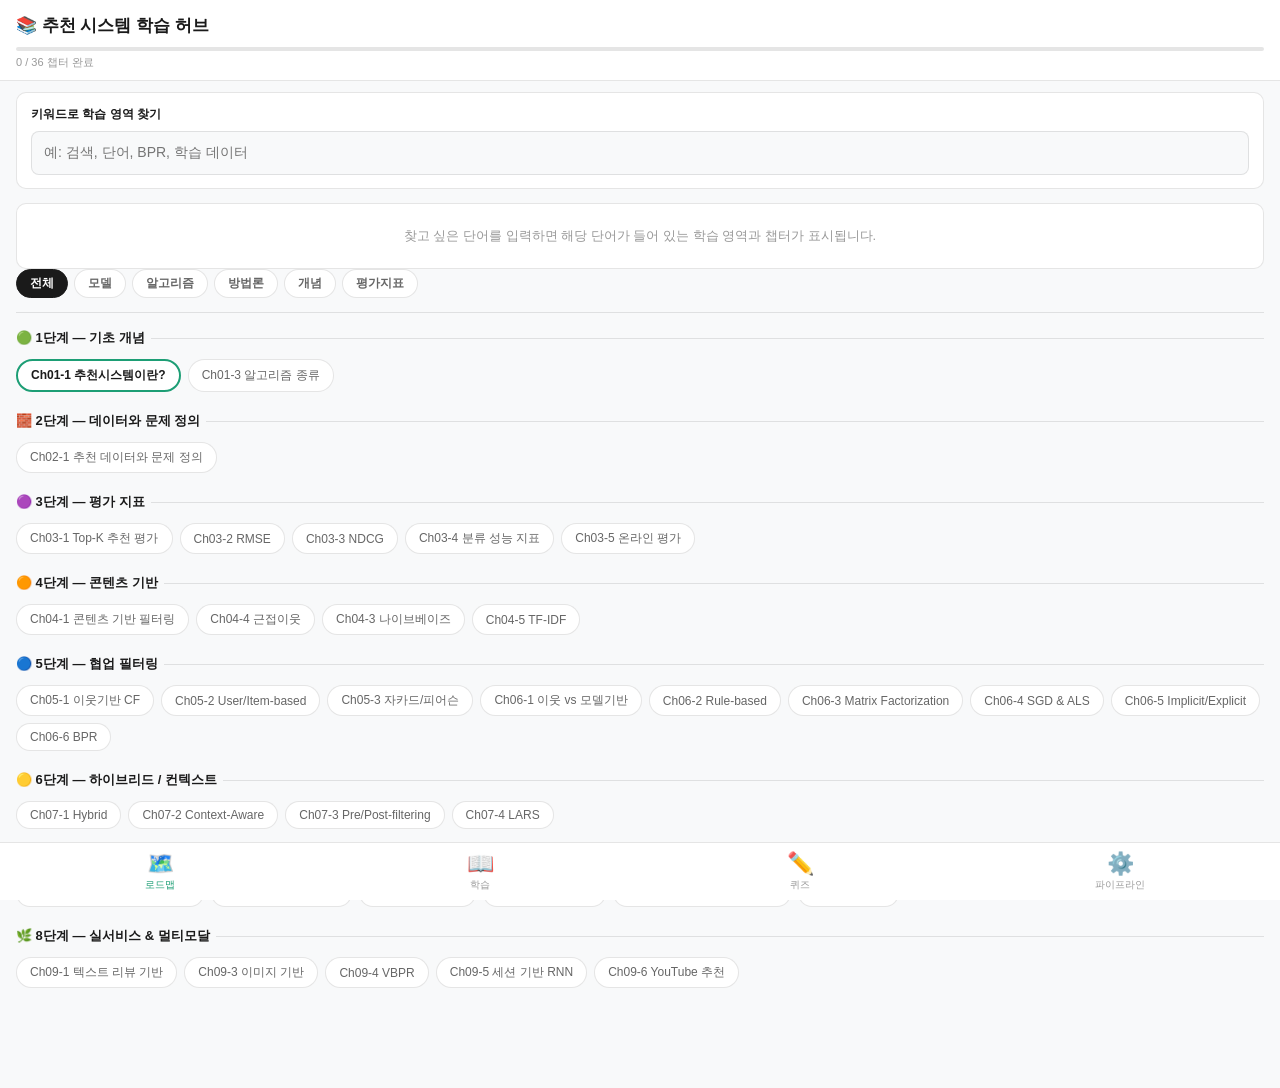
<file: index.html>
<!DOCTYPE html>
<html lang="ko">
<head>
<meta charset="UTF-8">
<meta name="viewport" content="width=device-width, initial-scale=1.0, maximum-scale=1.0, user-scalable=no">
<meta name="mobile-web-app-capable" content="yes">
<meta name="apple-mobile-web-app-capable" content="yes">
<meta name="apple-mobile-web-app-status-bar-style" content="default">
<meta name="apple-mobile-web-app-title" content="RecSys 학습">
<meta name="theme-color" content="#1D9E75">
<title>추천 시스템 학습 허브</title>
<link rel="stylesheet" href="css/styles.css?v=search-20260621">
</head>
<body>

<header class="app-header">
  <h1>📚 추천 시스템 학습 허브</h1>
  <div class="progress-wrap">
    <div class="progress-track">
      <div class="progress-fill" id="prog-fill" style="width:0%"></div>
    </div>
    <div class="progress-label" id="prog-label">0 / 36 챕터 완료</div>
  </div>
</header>

<main class="main">

  <!-- ① 로드맵 화면 -->
  <div class="screen active" id="screen-map">
    <div class="search-panel">
      <label class="search-label" for="lesson-search-input">키워드로 학습 영역 찾기</label>
      <input
        class="search-input"
        id="lesson-search-input"
        type="search"
        placeholder="예: 검색, 단어, BPR, 학습 데이터"
        autocomplete="off"
        oninput="renderSearchResults(this.value)"
      >
    </div>
    <div id="search-results"></div>

    <div class="type-filter-row">
      <button class="type-filter-btn active" data-type="all"       onclick="filterRoadmap('all')">전체</button>
      <button class="type-filter-btn" data-type="model"     onclick="filterRoadmap('model')">모델</button>
      <button class="type-filter-btn" data-type="algorithm" onclick="filterRoadmap('algorithm')">알고리즘</button>
      <button class="type-filter-btn" data-type="methodology" onclick="filterRoadmap('methodology')">방법론</button>
      <button class="type-filter-btn" data-type="concept"   onclick="filterRoadmap('concept')">개념</button>
      <button class="type-filter-btn" data-type="metric"    onclick="filterRoadmap('metric')">평가지표</button>
    </div>
    <div class="roadmap-section">
      <div class="section-label">🟢 1단계 — 기초 개념</div>
      <div class="chip-row">
        <button class="chip current" onclick="goLesson(0)">Ch01-1 추천시스템이란?</button>
        <button class="chip" onclick="goLesson(1)">Ch01-3 알고리즘 종류</button>
      </div>
    </div>
    <div class="roadmap-section">
      <div class="section-label">🧱 2단계 — 데이터와 문제 정의</div>
      <div class="chip-row">
        <button class="chip" onclick="goLesson(33)">Ch02-1 추천 데이터와 문제 정의</button>
      </div>
    </div>
    <div class="roadmap-section">
      <div class="section-label">🟣 3단계 — 평가 지표</div>
      <div class="chip-row">
        <button class="chip" onclick="goLesson(34)">Ch03-1 Top-K 추천 평가</button>
        <button class="chip" onclick="goLesson(2)">Ch03-2 RMSE</button>
        <button class="chip" onclick="goLesson(3)">Ch03-3 NDCG</button>
        <button class="chip" onclick="goLesson(32)">Ch03-4 분류 성능 지표</button>
        <button class="chip" onclick="goLesson(35)">Ch03-5 온라인 평가</button>
      </div>
    </div>
    <div class="roadmap-section">
      <div class="section-label">🟠 4단계 — 콘텐츠 기반</div>
      <div class="chip-row">
        <button class="chip" onclick="goLesson(4)">Ch04-1 콘텐츠 기반 필터링</button>
        <button class="chip" onclick="goLesson(5)">Ch04-4 근접이웃</button>
        <button class="chip" onclick="goLesson(6)">Ch04-3 나이브베이즈</button>
        <button class="chip" onclick="goLesson(7)">Ch04-5 TF-IDF</button>
      </div>
    </div>
    <div class="roadmap-section">
      <div class="section-label">🔵 5단계 — 협업 필터링</div>
      <div class="chip-row">
        <button class="chip" onclick="goLesson(8)">Ch05-1 이웃기반 CF</button>
        <button class="chip" onclick="goLesson(9)">Ch05-2 User/Item-based</button>
        <button class="chip" onclick="goLesson(10)">Ch05-3 자카드/피어슨</button>
        <button class="chip" onclick="goLesson(11)">Ch06-1 이웃 vs 모델기반</button>
        <button class="chip" onclick="goLesson(12)">Ch06-2 Rule-based</button>
        <button class="chip" onclick="goLesson(13)">Ch06-3 Matrix Factorization</button>
        <button class="chip" onclick="goLesson(14)">Ch06-4 SGD & ALS</button>
        <button class="chip" onclick="goLesson(15)">Ch06-5 Implicit/Explicit</button>
        <button class="chip" onclick="goLesson(16)">Ch06-6 BPR</button>
      </div>
    </div>
    <div class="roadmap-section">
      <div class="section-label">🟡 6단계 — 하이브리드 / 컨텍스트</div>
      <div class="chip-row">
        <button class="chip" onclick="goLesson(17)">Ch07-1 Hybrid</button>
        <button class="chip" onclick="goLesson(18)">Ch07-2 Context-Aware</button>
        <button class="chip" onclick="goLesson(19)">Ch07-3 Pre/Post-filtering</button>
        <button class="chip" onclick="goLesson(20)">Ch07-4 LARS</button>
      </div>
    </div>
    <div class="roadmap-section">
      <div class="section-label">🩷 7단계 — 딥러닝 기반</div>
      <div class="chip-row">
        <button class="chip" onclick="goLesson(21)">Ch08-4 Factorization Machine</button>
        <button class="chip" onclick="goLesson(22)">Ch08-7 Wide & Deep</button>
        <button class="chip" onclick="goLesson(23)">Ch08-9 DeepFM</button>
        <button class="chip" onclick="goLesson(24)">Ch08-11 AutoRec</button>
        <button class="chip" onclick="goLesson(25)">Ch08-12 Deep AutoEncoder</button>
        <button class="chip" onclick="goLesson(26)">Ch08-13 VAE</button>
      </div>
    </div>
    <div class="roadmap-section">
      <div class="section-label">🌿 8단계 — 실서비스 & 멀티모달</div>
      <div class="chip-row">
        <button class="chip" onclick="goLesson(27)">Ch09-1 텍스트 리뷰 기반</button>
        <button class="chip" onclick="goLesson(28)">Ch09-3 이미지 기반</button>
        <button class="chip" onclick="goLesson(29)">Ch09-4 VBPR</button>
        <button class="chip" onclick="goLesson(30)">Ch09-5 세션 기반 RNN</button>
        <button class="chip" onclick="goLesson(31)">Ch09-6 YouTube 추천</button>
      </div>
    </div>
  </div>

  <!-- ② 학습 화면 -->
  <div class="screen" id="screen-learn">
    <select class="chapter-selector" id="ch-selector" onchange="goLesson(parseInt(this.value))"></select>
    <div id="lesson-body"></div>
  </div>

  <!-- ③ 퀴즈 화면 -->
  <div class="screen" id="screen-quiz">
    <select class="chapter-selector" id="quiz-selector" onchange="renderQuiz(parseInt(this.value))"></select>
    <div id="quiz-body"></div>
  </div>

  <!-- ④ 파이프라인 화면 -->
  <div class="screen" id="screen-pipeline">

    <div class="pipe-status-bar">
      <span class="pipe-status-dot" id="pipe-status-dot"></span>
      <span class="pipe-status-text" id="pipe-status-text">서버 상태 확인 중...</span>
      <code class="pipe-status-cmd">python3 -m src.serve</code>
    </div>

    <div class="section-label" style="margin-bottom:10px;">전체 흐름</div>
    <div class="pipe-flow">

      <div class="pipe-step" onclick="togglePipeStep(0)">
        <div class="pipe-step-header">
          <span class="pipe-step-icon">📦</span>
          <div class="pipe-step-info">
            <div class="pipe-step-title">원시 데이터 수집</div>
            <div class="pipe-step-sub">IN: 서비스 로그/카탈로그 → OUT: 정규화된 이벤트 테이블</div>
          </div>
          <span class="pipe-step-chevron">›</span>
        </div>
        <div class="pipe-step-detail">
          <div class="pipe-step-detail-inner">
            <p class="pipe-detail-desc">추천 시스템의 입력은 3가지 데이터입니다. 이벤트 로그에서 어떤 행동을 얼마나 강한 선호 신호로 볼지 가중치를 정의하는 것이 출발점입니다.</p>
            <div class="pipe-io-grid">
              <div class="pipe-io-card pipe-io-in">
                <div class="pipe-io-label">IN</div>
                <div class="pipe-io-title">서비스에서 쌓인 원본 데이터</div>
                <ul class="pipe-io-list">
                  <li><code>events.csv</code>: 누가, 무엇을, 언제, 어떻게 반응했는지</li>
                  <li><code>users.csv</code>: 유저 식별자와 기본 속성</li>
                  <li><code>items.csv</code>: 상품의 카테고리, 브랜드, 태그, 가격</li>
                </ul>
              </div>
              <div class="pipe-io-card pipe-io-work">
                <div class="pipe-io-label">처리</div>
                <div class="pipe-io-title">추천에 필요한 신호만 남김</div>
                <ul class="pipe-io-list">
                  <li>행동 종류를 <code>view</code>, <code>click</code>, <code>purchase</code>로 구분</li>
                  <li>행동별 중요도를 <code>EVENT_WEIGHTS</code>로 정의</li>
                  <li>최근 행동은 크게, 오래된 행동은 작게 보도록 기준 설정</li>
                </ul>
              </div>
              <div class="pipe-io-card pipe-io-out">
                <div class="pipe-io-label">OUT</div>
                <div class="pipe-io-title">모델이 읽을 수 있는 이벤트 테이블</div>
                <ul class="pipe-io-list">
                  <li><code>user_id</code>, <code>item_id</code>, <code>event_type</code>, <code>timestamp</code></li>
                  <li>각 이벤트가 선호 신호인지 계산할 준비 완료</li>
                </ul>
              </div>
              <div class="pipe-io-card pipe-io-use">
                <div class="pipe-io-label">다음 사용처</div>
                <div class="pipe-io-title">피처 엔지니어링</div>
                <p class="pipe-io-note">다음 단계에서 이벤트마다 점수를 만들고, 유저별 선호 프로필로 집계합니다.</p>
              </div>
            </div>
            <pre class="pipe-code"># events.csv
user_id,item_id,event_type,timestamp
u1,i1,view,2026-06-01T09:00:00
u1,i1,click,2026-06-01T09:01:00

# config.py
EVENT_WEIGHTS = {
    "view":     1.0,  # 봤다
    "click":    3.0,  # 관심 있다
    "purchase": 8.0,  # 강한 선호
}
TIME_DECAY_HALF_LIFE_DAYS = 14</pre>
          </div>
        </div>
      </div>

      <div class="pipe-arrow">↓</div>

      <div class="pipe-step" onclick="togglePipeStep(1)">
        <div class="pipe-step-header">
          <span class="pipe-step-icon">⚙️</span>
          <div class="pipe-step-info">
            <div class="pipe-step-title">피처 엔지니어링</div>
            <div class="pipe-step-sub">IN: 이벤트 테이블 → OUT: 유저/아이템 피처 프로필</div>
          </div>
          <span class="pipe-step-chevron">›</span>
        </div>
        <div class="pipe-step-detail">
          <div class="pipe-step-detail-inner">
            <p class="pipe-detail-desc">원시 이벤트를 유저 선호 프로필로 변환합니다. 행동 가중치 × 시간에 따른 영향 감소로 각 이벤트의 신호 강도를 계산하고, 이를 카테고리·브랜드·태그·가격대 선호로 집계합니다.</p>
            <div class="pipe-io-grid">
              <div class="pipe-io-card pipe-io-in">
                <div class="pipe-io-label">IN</div>
                <div class="pipe-io-title">정규화된 이벤트 + 상품 메타데이터</div>
                <ul class="pipe-io-list">
                  <li><code>event_type</code>: 행동 강도 계산에 사용</li>
                  <li><code>timestamp</code>: 오래된 행동의 영향 감소에 사용</li>
                  <li><code>items.csv</code>: 카테고리, 브랜드, 태그, 가격 매핑</li>
                </ul>
              </div>
              <div class="pipe-io-card pipe-io-work">
                <div class="pipe-io-label">처리</div>
                <div class="pipe-io-title">행동을 숫자 피처로 변환</div>
                <ul class="pipe-io-list">
                  <li><code>행동 가중치 × 최근성 점수</code>로 이벤트 강도 산출</li>
                  <li>유저가 반응한 상품 속성을 누적</li>
                  <li>카테고리, 브랜드, 태그, 가격대를 정규화</li>
                </ul>
              </div>
              <div class="pipe-io-card pipe-io-out">
                <div class="pipe-io-label">OUT</div>
                <div class="pipe-io-title">유저 선호 프로필</div>
                <ul class="pipe-io-list">
                  <li><code>categories</code>: 선호 카테고리 분포</li>
                  <li><code>brands</code>, <code>tags</code>: 선호 속성 분포</li>
                  <li><code>price_norm</code>: 선호 가격대</li>
                </ul>
              </div>
              <div class="pipe-io-card pipe-io-use">
                <div class="pipe-io-label">다음 사용처</div>
                <div class="pipe-io-title">CBF/CF/Hybrid 모델 추론</div>
                <p class="pipe-io-note">CBF는 유저 프로필과 아이템 프로필의 유사도를 계산하고, CF는 유저 행동 벡터를 비교합니다.</p>
              </div>
            </div>
            <pre class="pipe-code"># features.py
def event_strength(event, reference_time):
    base  = EVENT_WEIGHTS[event["event_type"]]
    days  = (reference_time - event["timestamp"]).days
    decay = 0.5 ** (days / TIME_DECAY_HALF_LIFE_DAYS)
    return base * decay

# 결과: 유저 선호 프로필
{
  "categories": {"shoes": 0.71, "shirt": 0.29},
  "brands":     {"nike": 0.62, "adidas": 0.38},
  "tags":       {"running": 0.48, "casual": 0.31},
  "price_norm": 0.42
}</pre>
          </div>
        </div>
      </div>

      <div class="pipe-arrow">↓</div>

      <div class="pipe-step" onclick="togglePipeStep(2)">
        <div class="pipe-step-header">
          <span class="pipe-step-icon">🧠</span>
          <div class="pipe-step-info">
            <div class="pipe-step-title">모델 추론</div>
            <div class="pipe-step-sub">IN: 피처 프로필/행동 벡터 → OUT: item별 추천 점수</div>
          </div>
          <span class="pipe-step-chevron">›</span>
        </div>
        <div class="pipe-step-detail">
          <div class="pipe-step-detail-inner">
            <p class="pipe-detail-desc">CBF는 아이템 메타데이터 유사도로, CF는 비슷한 유저의 행동으로 후보를 생성합니다. Hybrid는 두 점수를 가중합산합니다.</p>
            <div class="pipe-io-grid">
              <div class="pipe-io-card pipe-io-in">
                <div class="pipe-io-label">IN</div>
                <div class="pipe-io-title">모델별로 필요한 피처</div>
                <ul class="pipe-io-list">
                  <li><code>CBF</code>: 유저 프로필 + 아이템 프로필</li>
                  <li><code>CF</code>: 유저-아이템 행동 행렬</li>
                  <li><code>Hybrid</code>: CBF 점수 + CF 점수</li>
                </ul>
              </div>
              <div class="pipe-io-card pipe-io-work">
                <div class="pipe-io-label">처리</div>
                <div class="pipe-io-title">후보 아이템에 점수 부여</div>
                <ul class="pipe-io-list">
                  <li>CBF: 속성 유사도를 가중합산</li>
                  <li>CF: 비슷한 유저가 좋아한 아이템을 찾음</li>
                  <li>Hybrid: 두 점수를 하나의 최종 점수로 합침</li>
                </ul>
              </div>
              <div class="pipe-io-card pipe-io-out">
                <div class="pipe-io-label">OUT</div>
                <div class="pipe-io-title">추천 후보 리스트</div>
                <ul class="pipe-io-list">
                  <li><code>item_id</code>: 추천할 상품</li>
                  <li><code>score</code>: 높을수록 우선 노출</li>
                  <li><code>model</code>: cbf, cf, hybrid 중 어떤 방식인지</li>
                </ul>
              </div>
              <div class="pipe-io-card pipe-io-use">
                <div class="pipe-io-label">다음 사용처</div>
                <div class="pipe-io-title">아티팩트 저장</div>
                <p class="pipe-io-note">유저와 모델별 추천 리스트를 JSON으로 저장해 API가 빠르게 읽을 수 있게 합니다.</p>
              </div>
            </div>
            <pre class="pipe-code"># CBF (models/cbf.py) — 메타데이터 유사도
score = (0.35 * category_score
       + 0.15 * brand_score
       + 0.35 * tag_score
       + 0.15 * price_score)

# CF (models/cf.py) — 비슷한 유저 행동 기반
similarity = cosine_similarity(
    my_vector, neighbor_vector
)

# Hybrid (models/hybrid.py)
CBF_WEIGHT, CF_WEIGHT = 0.55, 0.45
final = CBF_WEIGHT * cbf_score \
      + CF_WEIGHT  * cf_score</pre>
          </div>
        </div>
      </div>

      <div class="pipe-arrow">↓</div>

      <div class="pipe-step" onclick="togglePipeStep(3)">
        <div class="pipe-step-header">
          <span class="pipe-step-icon">🔄</span>
          <div class="pipe-step-info">
            <div class="pipe-step-title">파이프라인 실행 · 아티팩트 저장</div>
            <div class="pipe-step-sub">IN: 추천 결과/프로필 → OUT: artifacts/*.json</div>
          </div>
          <span class="pipe-step-chevron">›</span>
        </div>
        <div class="pipe-step-detail">
          <div class="pipe-step-detail-inner">
            <p class="pipe-detail-desc">pipeline.py를 실행하면 모든 유저 × 모든 모델의 추천 결과가 미리 계산되어 JSON으로 저장됩니다. 서빙 시 실시간 추론 없이 이 파일을 즉시 읽어 응답합니다.</p>
            <div class="pipe-io-grid">
              <div class="pipe-io-card pipe-io-in">
                <div class="pipe-io-label">IN</div>
                <div class="pipe-io-title">배치 계산 결과</div>
                <ul class="pipe-io-list">
                  <li>유저별 선호 프로필</li>
                  <li>아이템별 피처 프로필</li>
                  <li>모델별 추천 후보와 점수</li>
                </ul>
              </div>
              <div class="pipe-io-card pipe-io-work">
                <div class="pipe-io-label">처리</div>
                <div class="pipe-io-title">서빙용 파일로 고정</div>
                <ul class="pipe-io-list">
                  <li>모든 유저 × 모델 조합을 미리 계산</li>
                  <li>API가 읽기 쉬운 JSON 구조로 저장</li>
                  <li>추천이 부족할 때 쓸 인기 아이템도 준비</li>
                </ul>
              </div>
              <div class="pipe-io-card pipe-io-out">
                <div class="pipe-io-label">OUT</div>
                <div class="pipe-io-title">아티팩트 파일</div>
                <ul class="pipe-io-list">
                  <li><code>recommendations.json</code>: 최종 추천 리스트</li>
                  <li><code>user_profiles.json</code>, <code>item_profiles.json</code>: 설명/디버깅용 프로필</li>
                  <li><code>popular_items.json</code>: fallback용 인기 상품</li>
                </ul>
              </div>
              <div class="pipe-io-card pipe-io-use">
                <div class="pipe-io-label">다음 사용처</div>
                <div class="pipe-io-title">서빙 API</div>
                <p class="pipe-io-note">API 서버가 이 파일들을 메모리에 올린 뒤 요청마다 조회만 수행합니다.</p>
              </div>
            </div>
            <pre class="pipe-code"># 실행
python3 -m src.pipeline

# 생성 파일
artifacts/
  recommendations.json  # {cbf/cf/hybrid: {u1: [...]}}
  user_profiles.json    # 유저별 선호 프로필
  item_profiles.json    # 아이템별 피처
  popular_items.json    # fallback용 인기 아이템</pre>
          </div>
        </div>
      </div>

      <div class="pipe-arrow">↓</div>

      <div class="pipe-step" onclick="togglePipeStep(4)">
        <div class="pipe-step-header">
          <span class="pipe-step-icon">🚀</span>
          <div class="pipe-step-info">
            <div class="pipe-step-title">서빙 API</div>
            <div class="pipe-step-sub">IN: user_id/model/k 요청 → OUT: 추천 API 응답</div>
          </div>
          <span class="pipe-step-chevron">›</span>
        </div>
        <div class="pipe-step-detail">
          <div class="pipe-step-detail-inner">
            <p class="pipe-detail-desc">serve.py는 아티팩트를 메모리에 로드하고 요청마다 즉시 조회합니다. 결과가 k개 미만이면 인기 아이템으로 자동 fallback합니다.</p>
            <div class="pipe-io-grid">
              <div class="pipe-io-card pipe-io-in">
                <div class="pipe-io-label">IN</div>
                <div class="pipe-io-title">클라이언트 요청</div>
                <ul class="pipe-io-list">
                  <li><code>user_id</code>: 추천을 받을 유저</li>
                  <li><code>model</code>: cbf, cf, hybrid 중 선택</li>
                  <li><code>k</code>: 몇 개를 받을지</li>
                </ul>
              </div>
              <div class="pipe-io-card pipe-io-work">
                <div class="pipe-io-label">처리</div>
                <div class="pipe-io-title">미리 만든 결과 조회</div>
                <ul class="pipe-io-list">
                  <li><code>recommendations.json</code>에서 유저/모델 키 조회</li>
                  <li>요청한 개수만큼 잘라서 반환</li>
                  <li>결과가 부족하면 인기 아이템으로 채움</li>
                </ul>
              </div>
              <div class="pipe-io-card pipe-io-out">
                <div class="pipe-io-label">OUT</div>
                <div class="pipe-io-title">화면에서 바로 쓸 응답</div>
                <ul class="pipe-io-list">
                  <li><code>items[]</code>: item_id와 score 목록</li>
                  <li><code>fallback_used</code>: fallback 사용 여부</li>
                  <li><code>model</code>: 어떤 추천 로직의 결과인지</li>
                </ul>
              </div>
              <div class="pipe-io-card pipe-io-use">
                <div class="pipe-io-label">사용처</div>
                <div class="pipe-io-title">앱 화면/추천 위젯</div>
                <p class="pipe-io-note">라이브 데모 영역은 이 API를 호출해 추천 상품 ID와 점수를 렌더링합니다.</p>
              </div>
            </div>
            <pre class="pipe-code"># 엔드포인트
GET /recommendations?user_id=u1&model=hybrid&k=5
GET /similar-items?item_id=i1&k=5
GET /health

# 응답 예시
{
  "user_id": "u1",
  "model": "hybrid",
  "fallback_used": false,
  "items": [
    {"item_id": "i7", "score": 0.831},
    {"item_id": "i3", "score": 0.762}
  ]
}</pre>
          </div>
        </div>
      </div>

    </div>

    <div class="section-label" style="margin:20px 0 10px;">현재 코드에서 역할 구분하기</div>

    <div class="tune-card">
      <div class="tune-card-file">data/*.csv · src/data_loader.py</div>
      <div class="tune-card-title">데이터 영역 · DS/개발 공동 관심</div>
      <div class="tune-card-desc">events, users, items는 모델의 원천 입력입니다. DS는 어떤 로그를 학습 신호로 볼지 판단하고, 개발팀은 서비스에서 이 로그가 안정적으로 쌓이고 스키마가 유지되는지 봅니다.</div>
    </div>

    <div class="tune-card">
      <div class="tune-card-file">src/features.py · src/config.py</div>
      <div class="tune-card-title">피처 변환 영역 · DS 주도, 개발팀 검증 필요</div>
      <div class="tune-card-desc">EVENT_WEIGHTS, 시간 감쇠, 유저/아이템 프로필 생성은 모델 품질에 직접 영향을 줍니다. 동시에 학습 때 만든 피처와 서빙 때 쓰는 피처가 달라지면 장애처럼 보이는 품질 문제가 생기므로 개발팀도 schema와 재현성을 확인해야 합니다.</div>
    </div>

    <div class="tune-card">
      <div class="tune-card-file">src/models/cbf.py · src/models/cf.py · src/models/hybrid.py</div>
      <div class="tune-card-title">모델 로직 영역 · DS 주도</div>
      <div class="tune-card-desc">CBF/CF/Hybrid 점수 계산은 모델 내부 판단입니다. 어떤 알고리즘을 쓰고 어떤 유사도를 더 신뢰할지는 DS가 주도하는 영역입니다. 개발팀은 내부 공식을 결정하기보다 입력, 출력, latency, artifact 형식을 이해하는 쪽에 가깝습니다.</div>
    </div>

    <div class="tune-card">
      <div class="tune-card-file">src/pipeline.py · artifacts/*.json</div>
      <div class="tune-card-title">운영 인수 경계 · DS 산출물이 서비스 산출물로 바뀌는 지점</div>
      <div class="tune-card-desc">pipeline.py는 모델 결과를 recommendations.json, user_profiles.json, item_profiles.json, popular_items.json으로 고정합니다. 개발팀이 서빙에서 인수하는 것은 DS의 노트북이나 모델 내부 코드가 아니라, 재현 가능하고 검증 가능한 artifact입니다.</div>
    </div>

    <div class="tune-card">
      <div class="tune-card-file">src/serve.py</div>
      <div class="tune-card-title">서빙 영역 · 개발팀 주도</div>
      <div class="tune-card-desc">API 요청 처리, fallback, 응답 형식, 서버 상태 확인은 서비스 안정성 영역입니다. 모델 품질 판단은 DS와 협업하되, 운영 중 장애 대응, latency, rollback, 모니터링 기준은 개발팀 책임에 가깝습니다.</div>
    </div>

    <div class="section-label" style="margin:20px 0 10px;">이 POC로 이해할 경계</div>

    <div class="pipe-io-grid">
      <div class="pipe-io-card pipe-io-in">
        <div class="pipe-io-label">DS 책임에 가까운 것</div>
        <div class="pipe-io-title">모델 품질과 알고리즘 판단</div>
        <ul class="pipe-io-list">
          <li>어떤 feature가 추천 품질에 중요한지 판단</li>
          <li>CBF/CF/Hybrid 중 어떤 모델을 쓸지 결정</li>
          <li>offline metric으로 모델 개선 여부 설명</li>
        </ul>
      </div>
      <div class="pipe-io-card pipe-io-work">
        <div class="pipe-io-label">공동 계약</div>
        <div class="pipe-io-title">운영 가능한 모델 산출물 기준</div>
        <ul class="pipe-io-list">
          <li>입력/출력 schema</li>
          <li>artifact 형식과 저장 위치</li>
          <li>검증 metric, fallback 기준, version 정보</li>
        </ul>
      </div>
      <div class="pipe-io-card pipe-io-out">
        <div class="pipe-io-label">개발팀 책임에 가까운 것</div>
        <div class="pipe-io-title">서비스 운영과 서빙 안정성</div>
        <ul class="pipe-io-list">
          <li>추천 API, 배포, 모니터링, rollback</li>
          <li>latency, 장애 대응, 권한/보안</li>
          <li>계약을 만족한 artifact만 운영 인수</li>
        </ul>
      </div>
      <div class="pipe-io-card pipe-io-use">
        <div class="pipe-io-label">핵심 문장</div>
        <div class="pipe-io-title">모델 소유권과 운영 인수는 다르다</div>
        <p class="pipe-io-note">DS가 모델 로직을 소유하더라도, 개발팀이 책임질 수 있는 것은 운영 가능한 형태로 전달된 artifact입니다. 계약 없는 실험 결과는 바로 서비스 책임으로 넘어오지 않습니다.</p>
      </div>
    </div>

    <div class="section-label" style="margin:20px 0 10px;">직접 바꿔볼 지점</div>

    <div class="tune-card">
      <div class="tune-card-file">src/config.py · EVENT_WEIGHTS</div>
      <div class="tune-card-title">행동별 가중치 조정</div>
      <div class="tune-card-desc">purchase 값을 낮추면 구매 이력만 반복 추천되는 쏠림이 줄어듭니다. 반대로 높이면 구매 경험이 훨씬 강하게 반영됩니다.</div>
    </div>

    <div class="tune-card">
      <div class="tune-card-file">src/config.py · TIME_DECAY_HALF_LIFE_DAYS</div>
      <div class="tune-card-title">시간에 따른 영향 감소 기간 변경</div>
      <div class="tune-card-desc">7로 줄이면 오래된 행동의 영향이 더 빨리 작아집니다. 트렌드가 빠른 서비스일수록 짧게 설정합니다.</div>
    </div>

    <div class="tune-card">
      <div class="tune-card-file">src/models/hybrid.py · CBF_WEIGHT / CF_WEIGHT</div>
      <div class="tune-card-title">모델 비율 조정</div>
      <div class="tune-card-desc">신규 유저가 많다면 CBF_WEIGHT를 높이세요. 행동 데이터가 풍부하다면 CF_WEIGHT를 높이세요. 둘의 합은 1.0을 유지합니다.</div>
    </div>

    <div class="section-label" style="margin:20px 0 10px;">라이브 데모</div>

    <div class="demo-controls">
      <select class="demo-select" id="demo-user-select">
        <option value="u1">유저 u1</option>
        <option value="u2">유저 u2</option>
        <option value="u3">유저 u3</option>
        <option value="u4">유저 u4</option>
      </select>
      <select class="demo-select" id="demo-model-select">
        <option value="hybrid">Hybrid</option>
        <option value="cbf">CBF</option>
        <option value="cf">CF</option>
      </select>
      <button class="demo-run-btn" id="demo-run-btn" onclick="runDemo()" disabled>추천 받기</button>
    </div>

    <div class="demo-result-box" id="demo-result-box">
      <div class="demo-empty">서버를 실행한 뒤 추천 받기를 눌러보세요.</div>
    </div>

    <div style="height:8px;"></div>

  </div>

</main>

<!-- 바텀 네비게이션 -->
<nav class="bottom-nav">
  <button class="nav-item active" id="nav-map" onclick="showScreen('map')">
    <span class="nav-icon">🗺️</span>로드맵
  </button>
  <button class="nav-item" id="nav-learn" onclick="showScreen('learn')">
    <span class="nav-icon">📖</span>학습
  </button>
  <button class="nav-item" id="nav-quiz" onclick="showScreen('quiz')">
    <span class="nav-icon">✏️</span>퀴즈
  </button>
  <button class="nav-item" id="nav-pipeline" onclick="showScreen('pipeline')">
    <span class="nav-icon">⚙️</span>파이프라인
  </button>
</nav>

<script src="js/app.js?v=search-20260621"></script>
</body>
</html>
</file>
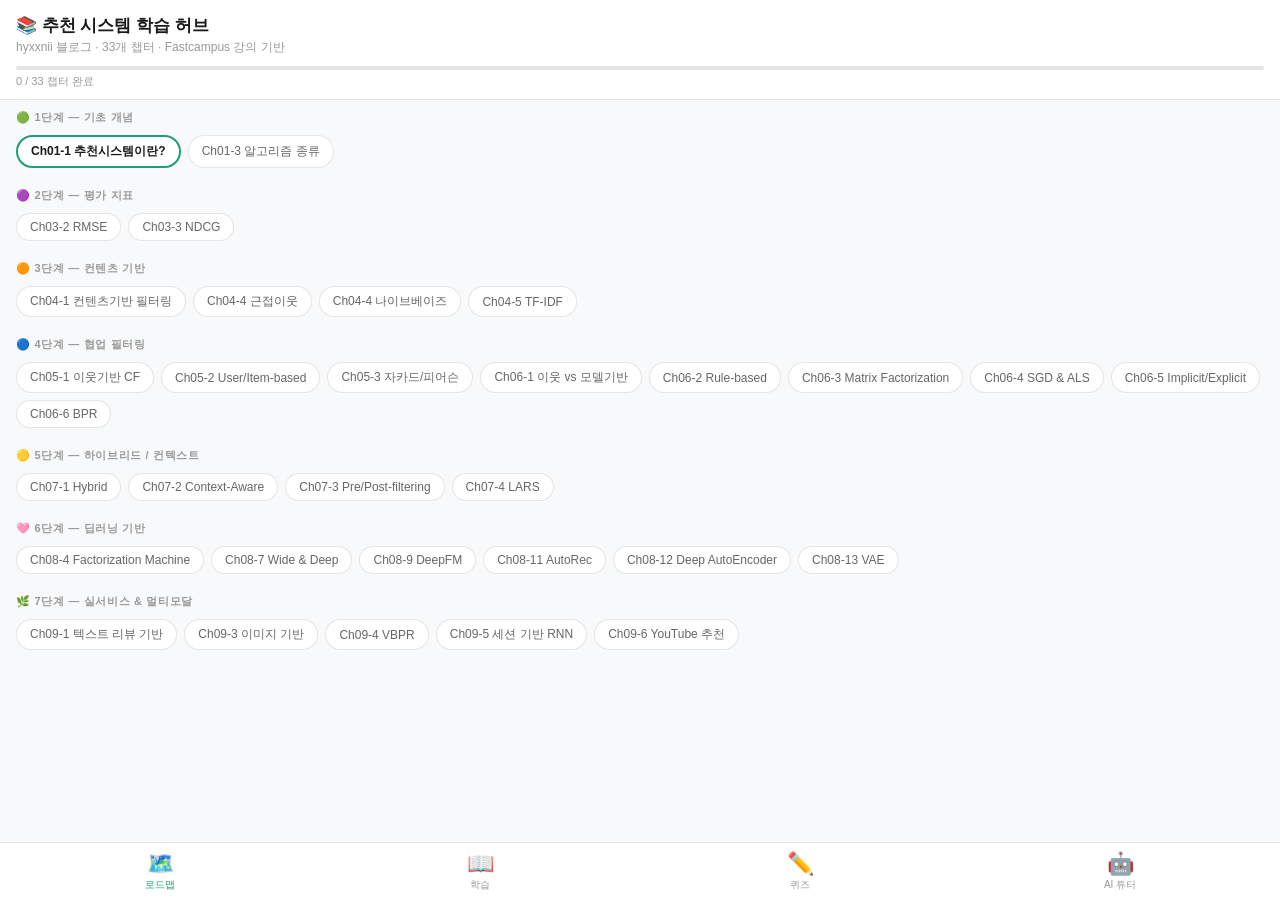
<file: reco.html>
<!DOCTYPE html>
<html lang="ko">
<head>
<meta charset="UTF-8">
<meta name="viewport" content="width=device-width, initial-scale=1.0, maximum-scale=1.0, user-scalable=no">
<meta name="mobile-web-app-capable" content="yes">
<meta name="apple-mobile-web-app-capable" content="yes">
<meta name="apple-mobile-web-app-status-bar-style" content="default">
<meta name="apple-mobile-web-app-title" content="RecSys 학습">
<meta name="theme-color" content="#1D9E75">
<title>추천 시스템 학습 허브</title>
<style>
  :root {
    --green: #1D9E75;
    --green-light: #E1F5EE;
    --green-dark: #0F6E56;
    --purple-light: #EEEDFE;
    --purple-dark: #3C3489;
    --coral-light: #FAECE7;
    --coral-dark: #993C1D;
    --blue-light: #E6F1FB;
    --blue-dark: #185FA5;
    --amber-light: #FAEEDA;
    --amber-dark: #854F0B;
    --pink-light: #FBEAF0;
    --pink-dark: #993356;
    --bg: #F8F9FA;
    --surface: #FFFFFF;
    --text: #1a1a1a;
    --text-sub: #666;
    --text-hint: #999;
    --border: rgba(0,0,0,0.1);
    --radius: 14px;
    --radius-sm: 10px;
    --bottom-nav-h: 64px;
  }
  @media (prefers-color-scheme: dark) {
    :root {
      --bg: #111;
      --surface: #1e1e1e;
      --text: #f0f0f0;
      --text-sub: #aaa;
      --text-hint: #666;
      --border: rgba(255,255,255,0.1);
      --green-light: #0a3028;
      --purple-light: #1a1840;
      --coral-light: #3a1a10;
      --blue-light: #0a2040;
      --amber-light: #2a1a00;
      --pink-light: #2a0a18;
    }
  }

  * { box-sizing: border-box; margin: 0; padding: 0; -webkit-tap-highlight-color: transparent; }

  body {
    font-family: -apple-system, BlinkMacSystemFont, 'Pretendard', 'Noto Sans KR', sans-serif;
    background: var(--bg);
    color: var(--text);
    min-height: 100vh;
    overflow-x: hidden;
  }

  /* ── 상단 헤더 ── */
  .app-header {
    position: fixed; top: 0; left: 0; right: 0; z-index: 100;
    background: var(--surface);
    border-bottom: 1px solid var(--border);
    padding: 14px 16px 10px;
    padding-top: max(14px, env(safe-area-inset-top));
  }
  .app-header h1 { font-size: 17px; font-weight: 700; color: var(--text); }
  .app-header p { font-size: 12px; color: var(--text-hint); margin-top: 2px; }
  .progress-wrap { margin-top: 10px; }
  .progress-track { height: 4px; background: var(--border); border-radius: 99px; }
  .progress-fill { height: 4px; border-radius: 99px; background: var(--green); transition: width 0.4s ease; }
  .progress-label { font-size: 11px; color: var(--text-hint); margin-top: 4px; }

  /* ── 바텀 네비게이션 ── */
  .bottom-nav {
    position: fixed; bottom: 0; left: 0; right: 0; z-index: 100;
    background: var(--surface);
    border-top: 1px solid var(--border);
    display: flex;
    padding-bottom: env(safe-area-inset-bottom);
  }
  .nav-item {
    flex: 1; display: flex; flex-direction: column; align-items: center;
    padding: 10px 4px 8px; cursor: pointer;
    border: none; background: none; color: var(--text-hint);
    font-size: 10px; font-family: inherit; gap: 3px;
    transition: color 0.15s;
  }
  .nav-item.active { color: var(--green); }
  .nav-icon { font-size: 22px; line-height: 1; }

  /* ── 메인 컨텐츠 영역 ── */
  .main {
    padding-top: 110px;
    padding-bottom: calc(var(--bottom-nav-h) + env(safe-area-inset-bottom) + 16px);
    min-height: 100vh;
  }

  .screen { display: none; padding: 0 16px; }
  .screen.active { display: block; }

  /* ── 로드맵 화면 ── */
  .roadmap-section { margin-bottom: 20px; }
  .section-label {
    font-size: 11px; font-weight: 600; color: var(--text-hint);
    text-transform: uppercase; letter-spacing: 0.06em;
    margin-bottom: 10px;
  }
  .chip-row { display: flex; flex-wrap: wrap; gap: 7px; }
  .chip {
    font-size: 12px; padding: 6px 13px; border-radius: 99px;
    border: 1px solid var(--border); background: var(--surface);
    color: var(--text-sub); cursor: pointer; font-family: inherit;
    transition: all 0.15s;
  }
  .chip.done { background: var(--green-light); border-color: var(--green); color: var(--green-dark); }
  .chip.current { border: 2px solid var(--green); font-weight: 600; color: var(--text); }

  /* ── 카드 ── */
  .card {
    background: var(--surface); border-radius: var(--radius);
    border: 1px solid var(--border); padding: 16px; margin-bottom: 12px;
  }
  .badge {
    display: inline-block; font-size: 11px; font-weight: 600;
    padding: 3px 10px; border-radius: 99px; margin-bottom: 10px;
  }
  .badge-intro { background: var(--green-light); color: var(--green-dark); }
  .badge-eval { background: var(--purple-light); color: var(--purple-dark); }
  .badge-content { background: var(--coral-light); color: var(--coral-dark); }
  .badge-collab { background: var(--blue-light); color: var(--blue-dark); }
  .badge-hybrid { background: var(--amber-light); color: var(--amber-dark); }
  .badge-deep { background: var(--pink-light); color: var(--pink-dark); }
  .badge-industry { background: var(--green-light); color: var(--green-dark); }

  .lesson-title { font-size: 18px; font-weight: 700; color: var(--text); margin-bottom: 4px; }
  .lesson-meta { font-size: 12px; color: var(--text-hint); margin-bottom: 16px; display: flex; gap: 12px; align-items: center; }
  .lesson-meta a { color: var(--green); text-decoration: none; }

  .concept {
    border-left: 3px solid var(--green);
    background: var(--green-light);
    border-radius: 0 var(--radius-sm) var(--radius-sm) 0;
    padding: 12px 14px; margin-bottom: 10px;
  }
  .concept h3 { font-size: 13px; font-weight: 700; color: var(--green-dark); margin-bottom: 6px; }
  .concept p { font-size: 13px; color: var(--text-sub); line-height: 1.7; }

  .btn-row { display: flex; gap: 8px; margin-top: 16px; }
  .btn {
    flex: 1; padding: 13px; border-radius: var(--radius-sm);
    border: 1px solid var(--border); background: var(--surface);
    font-size: 14px; font-weight: 600; cursor: pointer;
    font-family: inherit; color: var(--text);
    transition: opacity 0.15s;
  }
  .btn:active { opacity: 0.7; }
  .btn.primary { background: var(--green); color: white; border-color: var(--green); }

  /* ── 챕터 선택 드롭다운 ── */
  .chapter-selector {
    background: var(--surface); border: 1px solid var(--border);
    border-radius: var(--radius-sm); padding: 10px 14px;
    font-size: 14px; color: var(--text); margin-bottom: 16px;
    width: 100%; font-family: inherit; appearance: none;
    background-image: url("data:image/svg+xml,%3Csvg xmlns='http://www.w3.org/2000/svg' width='12' height='12' viewBox='0 0 24 24' fill='none' stroke='%23999' stroke-width='2'%3E%3Cpolyline points='6 9 12 15 18 9'%3E%3C/polyline%3E%3C/svg%3E");
    background-repeat: no-repeat; background-position: right 14px center;
  }

  /* ── 퀴즈 ── */
  .quiz-q { font-size: 15px; font-weight: 600; color: var(--text); margin-bottom: 16px; line-height: 1.5; }
  .opt {
    width: 100%; text-align: left; padding: 13px 14px;
    border: 1px solid var(--border); border-radius: var(--radius-sm);
    background: var(--surface); font-size: 14px; color: var(--text);
    cursor: pointer; margin-bottom: 8px; font-family: inherit; line-height: 1.4;
    transition: all 0.15s;
  }
  .opt:active { opacity: 0.8; }
  .opt.correct { border-color: var(--green); background: var(--green-light); color: var(--green-dark); }
  .opt.wrong { border-color: #E24B4A; background: #FCEBEB; color: #A32D2D; }
  .feedback {
    display: none; font-size: 13px; line-height: 1.6;
    padding: 12px 14px; border-radius: var(--radius-sm); margin-top: 8px;
  }
  .feedback.show { display: block; }
  .feedback.ok { background: var(--green-light); color: var(--green-dark); }
  .feedback.bad { background: #FCEBEB; color: #A32D2D; }

  /* ── AI 튜터 ── */
  .quick-qs { display: flex; flex-direction: column; gap: 7px; margin-bottom: 16px; }
  .quick-q-btn {
    width: 100%; text-align: left; padding: 12px 14px;
    border: 1px solid var(--border); border-radius: var(--radius-sm);
    background: var(--surface); font-size: 13px; color: var(--text-sub);
    cursor: pointer; font-family: inherit; line-height: 1.4;
  }
  .quick-q-btn:active { opacity: 0.7; }

  .chat-box {
    background: var(--surface); border: 1px solid var(--border);
    border-radius: var(--radius); overflow: hidden;
  }
  .chat-header {
    padding: 12px 14px; border-bottom: 1px solid var(--border);
    font-size: 13px; font-weight: 600; color: var(--text-sub);
    background: var(--bg); display: flex; align-items: center; gap: 6px;
  }
  .chat-dot { width: 8px; height: 8px; border-radius: 50%; background: var(--green); }
  .chat-messages {
    padding: 14px; min-height: 160px; max-height: 300px;
    overflow-y: auto; display: flex; flex-direction: column; gap: 10px;
  }
  .msg-ai {
    background: var(--bg); border-radius: 4px 14px 14px 14px;
    padding: 10px 12px; font-size: 13px; line-height: 1.7; color: var(--text);
    max-width: 92%;
  }
  .msg-user {
    background: var(--green); border-radius: 14px 4px 14px 14px;
    padding: 10px 12px; font-size: 13px; line-height: 1.6; color: white;
    max-width: 92%; align-self: flex-end;
  }
  .msg-thinking {
    font-size: 12px; color: var(--text-hint); font-style: italic; padding: 4px 0;
  }
  .chat-input-row {
    display: flex; gap: 8px; padding: 10px 12px;
    border-top: 1px solid var(--border); background: var(--surface);
  }
  .chat-input-row input {
    flex: 1; border: 1px solid var(--border); border-radius: 99px;
    padding: 9px 14px; font-size: 14px; font-family: inherit;
    background: var(--bg); color: var(--text); outline: none;
  }
  .chat-input-row input:focus { border-color: var(--green); }
  .send-btn {
    width: 38px; height: 38px; border-radius: 50%;
    background: var(--green); border: none; color: white;
    font-size: 16px; cursor: pointer; display: flex; align-items: center; justify-content: center;
    flex-shrink: 0;
  }
  .send-btn:active { opacity: 0.8; }

  /* 스크롤 */
  ::-webkit-scrollbar { width: 4px; }
  ::-webkit-scrollbar-track { background: transparent; }
  ::-webkit-scrollbar-thumb { background: var(--border); border-radius: 99px; }
</style>
</head>
<body>

<header class="app-header">
  <h1>📚 추천 시스템 학습 허브</h1>
  <p>hyxxnii 블로그 · 33개 챕터 · Fastcampus 강의 기반</p>
  <div class="progress-wrap">
    <div class="progress-track">
      <div class="progress-fill" id="prog-fill" style="width:0%"></div>
    </div>
    <div class="progress-label" id="prog-label">0 / 33 챕터 완료</div>
  </div>
</header>

<main class="main">

  <!-- ① 로드맵 화면 -->
  <div class="screen active" id="screen-map">
    <div class="roadmap-section">
      <div class="section-label">🟢 1단계 — 기초 개념</div>
      <div class="chip-row">
        <button class="chip current" onclick="goLesson(0)">Ch01-1 추천시스템이란?</button>
        <button class="chip" onclick="goLesson(1)">Ch01-3 알고리즘 종류</button>
      </div>
    </div>
    <div class="roadmap-section">
      <div class="section-label">🟣 2단계 — 평가 지표</div>
      <div class="chip-row">
        <button class="chip" onclick="goLesson(2)">Ch03-2 RMSE</button>
        <button class="chip" onclick="goLesson(3)">Ch03-3 NDCG</button>
      </div>
    </div>
    <div class="roadmap-section">
      <div class="section-label">🟠 3단계 — 컨텐츠 기반</div>
      <div class="chip-row">
        <button class="chip" onclick="goLesson(4)">Ch04-1 컨텐츠기반 필터링</button>
        <button class="chip" onclick="goLesson(5)">Ch04-4 근접이웃</button>
        <button class="chip" onclick="goLesson(6)">Ch04-4 나이브베이즈</button>
        <button class="chip" onclick="goLesson(7)">Ch04-5 TF-IDF</button>
      </div>
    </div>
    <div class="roadmap-section">
      <div class="section-label">🔵 4단계 — 협업 필터링</div>
      <div class="chip-row">
        <button class="chip" onclick="goLesson(8)">Ch05-1 이웃기반 CF</button>
        <button class="chip" onclick="goLesson(9)">Ch05-2 User/Item-based</button>
        <button class="chip" onclick="goLesson(10)">Ch05-3 자카드/피어슨</button>
        <button class="chip" onclick="goLesson(11)">Ch06-1 이웃 vs 모델기반</button>
        <button class="chip" onclick="goLesson(12)">Ch06-2 Rule-based</button>
        <button class="chip" onclick="goLesson(13)">Ch06-3 Matrix Factorization</button>
        <button class="chip" onclick="goLesson(14)">Ch06-4 SGD & ALS</button>
        <button class="chip" onclick="goLesson(15)">Ch06-5 Implicit/Explicit</button>
        <button class="chip" onclick="goLesson(16)">Ch06-6 BPR</button>
      </div>
    </div>
    <div class="roadmap-section">
      <div class="section-label">🟡 5단계 — 하이브리드 / 컨텍스트</div>
      <div class="chip-row">
        <button class="chip" onclick="goLesson(17)">Ch07-1 Hybrid</button>
        <button class="chip" onclick="goLesson(18)">Ch07-2 Context-Aware</button>
        <button class="chip" onclick="goLesson(19)">Ch07-3 Pre/Post-filtering</button>
        <button class="chip" onclick="goLesson(20)">Ch07-4 LARS</button>
      </div>
    </div>
    <div class="roadmap-section">
      <div class="section-label">🩷 6단계 — 딥러닝 기반</div>
      <div class="chip-row">
        <button class="chip" onclick="goLesson(21)">Ch08-4 Factorization Machine</button>
        <button class="chip" onclick="goLesson(22)">Ch08-7 Wide & Deep</button>
        <button class="chip" onclick="goLesson(23)">Ch08-9 DeepFM</button>
        <button class="chip" onclick="goLesson(24)">Ch08-11 AutoRec</button>
        <button class="chip" onclick="goLesson(25)">Ch08-12 Deep AutoEncoder</button>
        <button class="chip" onclick="goLesson(26)">Ch08-13 VAE</button>
      </div>
    </div>
    <div class="roadmap-section">
      <div class="section-label">🌿 7단계 — 실서비스 & 멀티모달</div>
      <div class="chip-row">
        <button class="chip" onclick="goLesson(27)">Ch09-1 텍스트 리뷰 기반</button>
        <button class="chip" onclick="goLesson(28)">Ch09-3 이미지 기반</button>
        <button class="chip" onclick="goLesson(29)">Ch09-4 VBPR</button>
        <button class="chip" onclick="goLesson(30)">Ch09-5 세션 기반 RNN</button>
        <button class="chip" onclick="goLesson(31)">Ch09-6 YouTube 추천</button>
      </div>
    </div>
  </div>

  <!-- ② 학습 화면 -->
  <div class="screen" id="screen-learn">
    <select class="chapter-selector" id="ch-selector" onchange="goLesson(parseInt(this.value))"></select>
    <div id="lesson-body"></div>
  </div>

  <!-- ③ 퀴즈 화면 -->
  <div class="screen" id="screen-quiz">
    <select class="chapter-selector" id="quiz-selector" onchange="renderQuiz(parseInt(this.value))"></select>
    <div id="quiz-body"></div>
  </div>

  <!-- ④ AI 튜터 화면 -->
  <div class="screen" id="screen-ai">
    <p style="font-size:13px;color:var(--text-sub);margin-bottom:12px;">현재 챕터에 대해 AI 튜터에게 질문하세요.</p>
    <div class="quick-qs">
      <button class="quick-q-btn" onclick="askAI('추천시스템에서 Collaborative Filtering과 Content-based Filtering의 핵심 차이를 실무 예시로 설명해줘')">💡 CF vs Content-based 차이 →</button>
      <button class="quick-q-btn" onclick="askAI('Matrix Factorization의 Latent Factor가 무엇인지, 커머스에서 어떻게 해석할 수 있는지 설명해줘')">💡 MF Latent Factor 의미 →</button>
      <button class="quick-q-btn" onclick="askAI('NDCG와 RMSE를 추천시스템 평가에 사용할 때 각각 어떤 상황에 더 적합한지 알려줘')">💡 NDCG vs RMSE 비교 →</button>
      <button class="quick-q-btn" onclick="askAI('Implicit Feedback과 Explicit Feedback의 차이와 커머스 플랫폼 예시를 들어줘')">💡 Implicit / Explicit 피드백 →</button>
      <button class="quick-q-btn" onclick="askAI('Wide & Deep과 DeepFM 모델의 차이점과 각각 어떤 상황에 적합한지 설명해줘')">💡 Wide&Deep vs DeepFM →</button>
      <button class="quick-q-btn" onclick="askAI('YouTube 추천시스템의 surrogate problem이 무엇인지, 실무에서 어떻게 대응하는지 설명해줘')">💡 YouTube surrogate problem →</button>
    </div>
    <div class="chat-box">
      <div class="chat-header">
        <div class="chat-dot"></div>
        AI 튜터 (블로그 내용 기반)
      </div>
      <div class="chat-messages" id="ai-msgs">
        <div class="msg-ai">안녕하세요! 추천 시스템 학습을 도와드릴 AI 튜터입니다. 위의 빠른 질문을 누르거나 아래에 직접 입력해보세요 😊</div>
      </div>
      <div class="chat-input-row">
        <input type="text" id="ai-input" placeholder="질문 입력..." onkeydown="if(event.key==='Enter')sendAI()" />
        <button class="send-btn" onclick="sendAI()">↑</button>
      </div>
    </div>
  </div>

</main>

<!-- 바텀 네비게이션 -->
<nav class="bottom-nav">
  <button class="nav-item active" id="nav-map" onclick="showScreen('map')">
    <span class="nav-icon">🗺️</span>로드맵
  </button>
  <button class="nav-item" id="nav-learn" onclick="showScreen('learn')">
    <span class="nav-icon">📖</span>학습
  </button>
  <button class="nav-item" id="nav-quiz" onclick="showScreen('quiz')">
    <span class="nav-icon">✏️</span>퀴즈
  </button>
  <button class="nav-item" id="nav-ai" onclick="showScreen('ai')">
    <span class="nav-icon">🤖</span>AI 튜터
  </button>
</nav>

<script>
const LESSONS = [
  { id:0, ch:"Ch 01-1", title:"추천시스템이란?", badge:"badge-intro", badgeText:"기초",
    url:"https://velog.io/@hyxxnii/추천-시스템",
    concepts:[
      { h:"추천시스템의 정의", p:"특정 사용자가 좋아할 상품을 추천하거나, 비슷한 상품을 좋아할 사용자를 추천하는 시스템. 핵심 용어는 사용자(User)와 상품(Item). 사용자가 원하는 것을 정확히 모르지만 좋아할 것 같은 아이템을 예측해서 보여준다." },
      { h:"검색 vs 추천 서비스", p:"검색(Pull): 사용자가 요구한 후 작동, 스스로 원하는 바를 알고 있음. 추천(Push): 사용자가 요구하기 전 작동, 사용자 스스로 원하는 바를 정확히 모름. 검색은 정보를 당기고(Pull), 추천은 정보를 제공한다(Push)." },
      { h:"User / Item 프로파일링", p:"User Profile: 고유 정보(나이, 성별, 지역), 행동 패턴(클릭, 검색 로그). 수집 방법 — Explicit(설문/평가) vs Implicit(웹 머무는 시간, 클릭 패턴). 추천 알고리즘의 목적은 아이템·사용자를 점수화(Scoring)하여 Top-N을 추천하는 것." }
    ],
    quiz:{ q:"추천시스템과 검색 서비스의 가장 큰 차이점은?", opts:["추천은 사용자가 요청 후 작동한다","추천은 사용자가 원할 것 같은 정보를 먼저 제공한다","검색은 Implicit 데이터를 주로 사용한다","추천은 키워드 기반으로만 동작한다"], ans:1, exp:"추천(Push)은 사용자가 요구하기 전에 먼저 작동하며, 사용자가 스스로 원하는 바를 정확히 모르는 상황에서 좋아할 것 같은 아이템을 예측합니다." }
  },
  { id:1, ch:"Ch 01-3", title:"추천 알고리즘의 종류", badge:"badge-intro", badgeText:"기초",
    url:"https://velog.io/@hyxxnii/Ch-03.-추천-알고리즘의-종류",
    concepts:[
      { h:"추천시스템 vs 추천 알고리즘", p:"추천시스템: 어떤 추천을 할지, 플랫폼에서 유저에게 결과를 어떻게 보여줄지 전체를 총괄. 추천 알고리즘: 아이템 Pool(전체)에서 특정 후보군을 뽑아내는 핵심 로직." },
      { h:"알고리즘 분류", p:"① Content-based Filtering: 아이템 특징 기반. ② Collaborative Filtering: 사용자 간 유사도 기반. ③ Hybrid: 여러 알고리즘 조합. ④ Context-Aware: 위치·시간 등 맥락 정보 활용. ⑤ Location-based: 유저 위치 기반. ⑥ Real-time: 시간 변화에 따른 추천." },
      { h:"Social 정보 활용", p:"인스타그램처럼 팔로워나 커뮤니티 정보(Social 정보)를 활용하면 더 좋은 추천 가능. Graph Neural Network 계열 방법이 이를 활용한다." }
    ],
    quiz:{ q:"Context-Aware 추천시스템이 기존 대비 추가로 활용하는 정보는?", opts:["사용자 평점 데이터","아이템 카테고리 정보","위치·시간 등 맥락 정보","협업 필터링 결과"], ans:2, exp:"Context-Aware는 유저와 아이템의 단순 상호관계 외에 위치·시간 등 맥락(Context) 정보까지 포함하는 포괄적인 추천시스템입니다." }
  },
  { id:2, ch:"Ch 03-2", title:"추천시스템 평가 — RMSE", badge:"badge-eval", badgeText:"평가지표",
    url:"https://velog.io/@hyxxnii/Ch-03-2.-추천시스템-평가-RMSE",
    concepts:[
      { h:"RMSE 정의", p:"Root Mean Square Error. 잔차(residual)의 제곱을 산술평균한 값의 제곱근. 평점 예측(Prediction Problem) 성능 평가에 주로 사용. 제곱으로 오차를 크게 만들고, 제곱근으로 원래 scale로 돌아간다." },
      { h:"RMSE 주의점", p:"같은 RMSE 값이어도 평점 스케일(1~10 vs 1~100)이 다르면 의미가 다름 → 플랫폼 간 단순 비교 불가. 'RMSE 25% 향상 = 추천 성능 25% 향상'이 절대 아님. 수치보다 실제 사용자 만족이 중요하다." },
      { h:"Model A vs B 핵심 사례", p:"Model A: 모든 영화를 3.5점으로 예측 → RMSE 낮을 수 있음. Model B: 높은 평점엔 높게, 낮은 평점엔 낮게 → RMSE 높지만 실제 더 신뢰도 있는 예측. RMSE가 낮다고 무조건 좋은 추천이 아님을 보여주는 핵심 예시." }
    ],
    quiz:{ q:"RMSE에 대한 설명으로 옳지 않은 것은?", opts:["잔차 제곱의 평균에 제곱근을 씌운 값이다","평점 예측 문제에 주로 활용된다","RMSE가 낮을수록 항상 더 좋은 추천 품질이다","플랫폼 간 단순 비교는 의미가 없다"], ans:2, exp:"RMSE가 낮아도 실제 추천 품질이 좋지 않을 수 있습니다. 모든 영화를 3.5로 예측해도 RMSE는 낮을 수 있지만 개인화가 전혀 안 된 상태입니다." }
  },
  { id:3, ch:"Ch 03-3", title:"추천시스템 평가 — NDCG", badge:"badge-eval", badgeText:"평가지표",
    url:"https://velog.io/@hyxxnii/Ch-03-3.-추천시스템-평가-NDCG",
    concepts:[
      { h:"NDCG 정의", p:"Normalized Discounted Cumulative Gain. 랭킹 추천에 많이 사용되는 평가 지표. 기존 정보 검색(IR)에서 주로 사용. Top-N 랭킹 리스트를 만들고, 관심있거나 관련성 높은 아이템이 상위에 포함되었는지 평가." },
      { h:"NDCG vs RMSE 차이", p:"RMSE: 평점 예측 정확도 평가 (얼마나 정확히 맞췄나). NDCG: 순서(랭킹)까지 맞췄는지 평가 (상위에 좋은 아이템이 오는가). NDCG는 순위에 가중치를 줌 → 상위 순위일수록 더 중요." },
      { h:"DCG → NDCG 계산", p:"DCG: 관련도 높은 아이템이 하위 순위에 있을수록 log로 할인. NDCG: DCG를 Ideal DCG(IDCG, 가능한 최고 순서의 DCG)로 나눠 0~1로 정규화. 0에 가까울수록 나쁜 랭킹, 1에 가까울수록 완벽한 랭킹." }
    ],
    quiz:{ q:"NDCG에서 'Discounted'의 의미는?", opts:["추천 아이템 가격을 할인한다","하위 순위 아이템에 낮은 점수를 부여한다","전체 추천 아이템 수를 줄인다","사용자 관심도를 낮춘다"], ans:1, exp:"NDCG에서 Discount는 관련 아이템이 하위 순위에 있을수록 log를 적용해 점수를 낮추는 것입니다. 좋은 아이템이 상위에 올수록 높은 점수를 받습니다." }
  },
  { id:4, ch:"Ch 04-1", title:"컨텐츠 기반 추천시스템", badge:"badge-content", badgeText:"Content-based",
    url:"https://velog.io/@hyxxnii/Ch-04.1-컨텐츠기반-추천시스템",
    concepts:[
      { h:"Content-based Filtering 개요", p:"사용자가 과거에 좋아했던 아이템의 속성(특징)을 분석하여, 유사한 속성을 가진 아이템을 추천. 아이템의 내용(content) 자체를 분석한다. ex) 액션 영화를 좋아하면 → 다른 액션 영화 추천." },
      { h:"장점과 단점", p:"장점: 다른 사용자 데이터 불필요, 신규 아이템(Cold Start)에 강함, 추천 이유 설명 가능(Explainability). 단점: 아이템 특징을 잘 정의해야 함, 새로운 카테고리 발견 어려움(Filter Bubble), 다양성 부족." },
      { h:"아이템 표현 방법", p:"텍스트: TF-IDF, 단어 빈도 분석. 이미지: CNN feature 추출. 메타데이터: 장르, 가격, 브랜드. 이를 벡터로 표현하고 코사인 유사도 등으로 아이템 간 유사도를 계산한다." }
    ],
    quiz:{ q:"Content-based Filtering의 핵심 단점은?", opts:["다른 사용자 데이터가 너무 많이 필요하다","아이템 정보 없어도 추천 가능하다","기존에 좋아한 것과 유사한 것만 추천 — Filter Bubble 발생","Cold Start 문제가 심각하다"], ans:2, exp:"Content-based Filtering은 사용자의 과거 취향과 유사한 것만 추천하여 Filter Bubble이 발생하고, 새로운 카테고리나 관심사 발견이 어렵다는 단점이 있습니다." }
  },
  { id:5, ch:"Ch 04-4", title:"근접이웃 추천 알고리즘", badge:"badge-content", badgeText:"Content-based",
    url:"https://velog.io/@hyxxnii/Ch-04-4.-근접이웃-추천-알고리즘",
    concepts:[
      { h:"KNN 추천 개요", p:"K-Nearest Neighbors 알고리즘을 추천에 적용. 특정 아이템 또는 사용자와 가장 가까운(유사한) K개의 이웃을 찾아 추천. 거리(유사도)를 기반으로 이웃을 정의한다." },
      { h:"유사도 계산", p:"코사인 유사도: 벡터 방향의 유사성 측정 (방향이 같을수록 1에 가까움). 유클리드 거리: 좌표 간의 직선 거리. 피어슨 상관계수: 선형 상관관계 측정. Content-based에서는 아이템 특징 벡터 간의 유사도를 계산." },
      { h:"K값 선택의 중요성", p:"K가 너무 작으면: 노이즈에 민감, 과적합 위험. K가 너무 크면: 관련 없는 이웃 포함, 추천 품질 하락. 적절한 K 선택이 중요하며, 보통 교차 검증으로 최적값을 찾는다." }
    ],
    quiz:{ q:"KNN 추천에서 K값이 너무 클 때 발생하는 문제는?", opts:["노이즈에 너무 민감해진다","관련 없는 이웃을 포함해 추천 품질이 낮아진다","계산 속도가 빨라진다","Cold Start 문제가 심해진다"], ans:1, exp:"K값이 너무 크면 관련성이 낮은 이웃까지 포함하게 되어 추천 품질이 저하됩니다. 반대로 K가 너무 작으면 노이즈에 민감해집니다." }
  },
  { id:6, ch:"Ch 04-4", title:"나이브베이즈 추천알고리즘", badge:"badge-content", badgeText:"Content-based",
    url:"https://velog.io/@hyxxnii/Ch-04-4.-나이브베이즈-추천알고리즘",
    concepts:[
      { h:"나이브베이즈 개요", p:"베이즈 정리를 기반으로 한 확률적 분류 알고리즘. P(A|B) = P(B|A)×P(A) / P(B). P(A): 사전확률(prior), P(A|B): 사후확률(posterior, 구하고자 하는 것). 사전확률을 바탕으로 새 정보가 들어오면 사후확률을 업데이트한다." },
      { h:"추천에서의 활용", p:"사용자가 특정 아이템을 좋아할 확률을 계산. 각 특징(feature)이 독립적이라고 가정(Naive 가정). 텍스트 기반 추천에서 특히 효과적: 상품 설명, 리뷰 등 텍스트에서 사용자의 관심사를 모델링." },
      { h:"Naive 가정의 의미", p:"'Naive'는 모든 특징이 서로 독립적이라고 가정하는 것. 현실에서는 특징들이 상관관계를 가지지만, 이 가정 덕분에 계산이 단순해짐. 단순한 가정에도 불구하고 실제로는 꽤 좋은 성능을 보임." }
    ],
    quiz:{ q:"나이브베이즈에서 'Naive'가 의미하는 것은?", opts:["알고리즘이 단순하다는 의미","모든 feature가 서로 독립적이라고 가정한다는 의미","사용자 데이터가 적다는 의미","계산 속도가 느리다는 의미"], ans:1, exp:"Naive는 모든 특징(feature)이 서로 독립적이라는 가정입니다. 현실에서는 맞지 않지만 이 가정 덕분에 계산이 단순해지며, 실제로도 꽤 좋은 성능을 보입니다." }
  },
  { id:7, ch:"Ch 04-5", title:"TF-IDF란?", badge:"badge-content", badgeText:"Content-based",
    url:"https://velog.io/@hyxxnii/Ch-04.5-TF-IDF란",
    concepts:[
      { h:"TF-IDF 정의", p:"Term Frequency-Inverse Document Frequency. 텍스트에서 단어의 중요도를 수치화하는 방법. TF(단어 빈도): 해당 문서에서 특정 단어가 얼마나 자주 등장하는가. IDF(역문서 빈도): 해당 단어가 전체 문서에서 얼마나 드문가." },
      { h:"TF × IDF의 의미", p:"자주 등장하지만(TF 높음) 여러 문서에서 흔하면(IDF 낮음) → 중요도 낮음. ex) '이다', '하다' 같은 조사. 자주 등장하고(TF 높음) 특정 문서에서만 나타나면(IDF 높음) → 중요도 높음. 해당 문서의 핵심 키워드." },
      { h:"추천에서의 활용", p:"상품 설명, 리뷰를 TF-IDF 벡터로 변환. 사용자가 좋아한 아이템의 TF-IDF 벡터 평균 = 사용자 프로필. 다른 아이템과의 코사인 유사도로 추천. 텍스트 기반 Content-based Filtering의 핵심 도구." }
    ],
    quiz:{ q:"TF-IDF에서 IDF 값이 높다는 것의 의미는?", opts:["해당 단어가 매우 흔하게 쓰인다","해당 단어가 특정 문서에서만 나타나는 희귀한 단어다","문서 개수가 많다","TF 값이 낮다"], ans:1, exp:"IDF(Inverse Document Frequency)는 역문서 빈도입니다. IDF가 높을수록 전체 문서에서 드물게 나타나는 특수한 단어를 의미하며, 그 단어가 해당 문서의 핵심 키워드임을 나타냅니다." }
  },
  { id:8, ch:"Ch 05-1", title:"이웃기반 협업 필터링", badge:"badge-collab", badgeText:"Collaborative",
    url:"https://velog.io/@hyxxnii/Ch-05-1.-이웃기반-협업필터링",
    concepts:[
      { h:"협업 필터링(CF) 개요", p:"많은 사용자들의 행동 데이터(평점, 클릭 등)를 협업(Collaborate)하여 추천. '나와 비슷한 취향의 사람들이 좋아한 아이템 = 나도 좋아할 것' 가정. 다른 사용자 데이터를 함께 활용한다는 것이 핵심." },
      { h:"User-based vs Item-based", p:"User-based CF: 나와 취향이 비슷한 사용자를 찾고, 그들이 좋아한 아이템을 추천. Item-based CF: 내가 좋아한 아이템과 유사한 아이템을 추천. 일반적으로 Item-based가 더 안정적 (아이템 수 < 사용자 수이므로)." },
      { h:"CF의 장단점", p:"장점: 아이템 내용 분석 불필요, 새로운 아이템 발견 가능(Serendipity). 단점: Cold Start(신규 사용자/아이템에 약함), Sparsity(평점 데이터 부족), 대규모 데이터에서 계산 비용 증가." }
    ],
    quiz:{ q:"협업 필터링의 가장 큰 장점은?", opts:["아이템 내용을 상세히 분석해야 한다","신규 사용자에게도 즉시 적용 가능하다","다른 사용자 행동 기반으로 새로운 아이템 발견(Serendipity) 가능","계산 비용이 매우 적다"], ans:2, exp:"CF는 유사한 취향의 사용자들의 행동을 기반으로 하므로 Content-based와 달리 사용자가 미처 몰랐던 새로운 아이템을 발견하는 Serendipity가 가능합니다." }
  },
  { id:9, ch:"Ch 05-2", title:"User-based & Item-based CF", badge:"badge-collab", badgeText:"Collaborative",
    url:"https://velog.io/@hyxxnii/Ch-05-2.-User-based-Item-based",
    concepts:[
      { h:"User-based CF 동작 원리", p:"① 타겟 사용자와 다른 사용자 간 유사도 계산. ② 가장 유사한 K명의 이웃 선택. ③ 이웃들이 좋아한 아이템 중 타겟 사용자가 보지 않은 것을 추천. 유사도 높은 이웃의 평가에 가중치를 더 줌." },
      { h:"Item-based CF 동작 원리", p:"① 타겟 사용자가 좋아한 아이템과 다른 아이템들 간 유사도 계산. ② 가장 유사한 K개 아이템 추천. 아이템 간 유사도는 사용자 평점 패턴을 기반으로 계산. 아이템 유사도는 시간에 따라 크게 변하지 않아 안정적." },
      { h:"어떤 것을 선택해야 할까?", p:"User-based: 사용자 수 < 아이템 수일 때 유리. 개인화 추천에 강함. Item-based: 아이템 수 < 사용자 수일 때 유리. 대부분의 이커머스에서는 Item-based가 더 확장 가능하고 안정적." }
    ],
    quiz:{ q:"대부분의 이커머스에서 User-based보다 Item-based CF를 선호하는 이유는?", opts:["계산이 더 쉽기 때문에","아이템 수가 사용자 수보다 적어 더 안정적이기 때문에","신규 아이템에 더 강하기 때문에","평점 데이터가 필요 없기 때문에"], ans:1, exp:"이커머스에서는 일반적으로 아이템 수보다 사용자 수가 훨씬 많습니다. Item-based CF는 아이템 간 유사도를 계산하므로 연산이 더 안정적이고 아이템 유사도가 시간에 따라 크게 변하지 않아 효율적입니다." }
  },
  { id:10, ch:"Ch 05-3", title:"자카드 & 피어슨 유사도", badge:"badge-collab", badgeText:"Collaborative",
    url:"https://velog.io/@hyxxnii/Ch-05-3.-자카드-피어슨-유사도",
    concepts:[
      { h:"자카드 유사도", p:"두 집합의 교집합 / 합집합으로 유사도 측정. 0~1 범위. 이진 데이터(구매 여부, 클릭 여부 등 Implicit Feedback)에 적합. ex) A 사용자가 구매한 아이템 집합과 B 사용자가 구매한 아이템 집합의 유사도 측정." },
      { h:"피어슨 상관계수", p:"두 변수 간의 선형 상관관계 측정. -1~1 범위. 평점 데이터(Explicit Feedback)에 적합. 사용자마다 다른 평점 기준(후한 사람 vs 박한 사람)을 보정할 수 있다는 장점. 코사인 유사도보다 개인 기준 차이를 잘 처리." },
      { h:"코사인 유사도", p:"두 벡터 간의 각도(방향)로 유사도 측정. 0~1 범위(양수일 때). 평점 행렬에서 사용자 또는 아이템 벡터 간 유사도 계산에 많이 사용. 벡터의 크기(magnitude)는 무시하고 방향만 고려한다." }
    ],
    quiz:{ q:"이진 데이터(구매 여부)를 기반으로 사용자 유사도를 계산할 때 가장 적합한 방법은?", opts:["피어슨 상관계수","자카드 유사도","유클리드 거리","RMSE"], ans:1, exp:"자카드 유사도는 교집합/합집합으로 두 집합의 유사도를 측정하므로 구매 여부(0/1) 같은 이진 Implicit Feedback 데이터에 가장 적합합니다." }
  },
  { id:11, ch:"Ch 06-1", title:"이웃기반 vs 모델기반 CF", badge:"badge-collab", badgeText:"Collaborative",
    url:"https://velog.io/@hyxxnii/Ch-06-1.-이웃기반-vs.-모델기반-협업필터링",
    concepts:[
      { h:"이웃기반 CF (Memory-based)", p:"사용자-아이템 평점 행렬을 그대로 메모리에 저장하여 사용. 장점: 직관적, 새 데이터 즉시 반영. 단점: 사용자/아이템 수 증가 시 계산 폭발, Sparsity 문제." },
      { h:"모델기반 CF (Model-based)", p:"데이터로 모델을 학습하여 추천. Matrix Factorization, Deep Learning 등. 장점: 확장성 우수, Sparsity 극복, 잠재 패턴 학습. 단점: 모델 재학습 필요, 새 데이터 즉시 반영 어려움." },
      { h:"실무에서의 선택", p:"소규모 데이터 + 실시간 반영 필요: 이웃기반. 대규모 데이터 + 확장성 필요: 모델기반. 실제 대형 플랫폼(Netflix, YouTube, 올리브영 등)은 거의 모델기반 CF 사용. 두 방식을 Hybrid로 결합하기도 함." }
    ],
    quiz:{ q:"대규모 플랫폼에서 이웃기반보다 모델기반 CF를 선호하는 핵심 이유는?", opts:["구현이 더 쉽기 때문에","확장성이 뛰어나고 Sparsity를 극복할 수 있기 때문에","새 데이터를 즉시 반영할 수 있기 때문에","메모리를 적게 사용하기 때문에"], ans:1, exp:"모델기반 CF는 데이터로 모델을 학습하여 대규모 데이터에서 확장성이 뛰어나고, Matrix Factorization 등으로 Sparsity 문제를 극복할 수 있어 대형 플랫폼에 적합합니다." }
  },
  { id:12, ch:"Ch 06-2", title:"Rule-based CF (Association Rule)", badge:"badge-collab", badgeText:"Collaborative",
    url:"https://velog.io/@hyxxnii/Ch-06-2.-Rule-based-협업필터링feat.-Association-Rule",
    concepts:[
      { h:"연관 규칙(Association Rule) 개요", p:"'A를 구매한 사람은 B도 구매한다' 형태의 규칙 발견. 대형마트에서 기저귀를 사는 사람이 맥주도 산다는 유명한 예시. 장바구니 분석(Market Basket Analysis)이 대표 사례." },
      { h:"핵심 지표 — Support, Confidence, Lift", p:"Support(지지도): 전체 거래에서 A와 B가 함께 등장하는 비율. Confidence(신뢰도): A를 구매한 사람 중 B도 구매한 비율. Lift(향상도): Confidence / P(B). Lift > 1이면 A와 B는 양의 상관관계, Lift < 1이면 음의 상관관계." },
      { h:"Apriori 알고리즘", p:"빈번하게 등장하는 아이템 집합(Frequent Itemset)을 효율적으로 찾는 알고리즘. 최소 Support 임계값(min_support) 이상의 아이템 셋만 추출. 대규모 데이터에서는 FP-Growth 알고리즘이 더 효율적." }
    ],
    quiz:{ q:"Lift 값이 1보다 크다는 것의 의미는?", opts:["A와 B는 서로 독립적이다","A를 구매하면 B를 구매할 확률이 우연보다 높다","A와 B의 Support가 낮다","Confidence가 낮다"], ans:1, exp:"Lift > 1은 A를 구매했을 때 B를 구매할 확률이 B의 전체 구매 확률보다 높다는 의미입니다. 즉, A와 B 사이에 양의 연관성이 있음을 나타냅니다." }
  },
  { id:13, ch:"Ch 06-3", title:"Latent Factor & Matrix Factorization", badge:"badge-collab", badgeText:"Collaborative",
    url:"https://velog.io/@hyxxnii/Ch-06-3.-Latent-Factor-Model-Matrix-Factorization",
    concepts:[
      { h:"Matrix Factorization(MF) 개요", p:"사용자-아이템 행렬을 두 개의 낮은 차원 행렬로 분해. User Matrix(U) × Item Matrix(V)^T 로 원래 행렬 근사. 빈칸(평점 없는 곳)을 예측하는 것이 목표. 넷플릭스 프라이즈 대회 우승 방법론." },
      { h:"Latent Factor(잠재 요인)란?", p:"명시적으로 정의되지 않은 숨겨진 특성. ex) 영화의 '액션성', '감동', '로맨스' 같은 잠재 요소. 사용자도 이 latent factor에 대한 선호도 벡터를 가짐. MF는 이 잠재 요인을 자동으로 학습한다." },
      { h:"MF의 장점", p:"Sparsity 문제 극복: 희소한 평점 행렬도 잘 다룸. 일반화: 학습하지 않은 사용자-아이템 쌍도 예측 가능. 확장성: SGD/ALS로 대규모 데이터 적용 가능. 올리브영 같은 커머스에서 '구매 패턴의 잠재 요인'을 학습할 수 있음." }
    ],
    quiz:{ q:"Matrix Factorization에서 Latent Factor 차원을 늘리면?", opts:["항상 성능이 향상된다","표현력은 높아지지만 Overfitting 위험이 증가한다","계산 시간이 줄어든다","Sparsity 문제가 더 심해진다"], ans:1, exp:"Latent Factor 차원을 높이면 더 복잡한 패턴을 학습(표현력 증가)할 수 있지만, 동시에 훈련 데이터에 과적합될 위험도 증가합니다. 적절한 차원 선택이 중요합니다." }
  },
  { id:14, ch:"Ch 06-4", title:"SGD & ALS로 MF 이해", badge:"badge-collab", badgeText:"Collaborative",
    url:"https://velog.io/@hyxxnii/Ch-06-4.-SGD-ALS로-Matrix-Factorization-완벽-이해",
    concepts:[
      { h:"MF 최적화 목표", p:"실제 평점과 예측 평점의 차이(오차)를 최소화. 목적함수: Σ(r_ui - u_i^T × v_i)^2 + λ(||u||^2 + ||v||^2). λ는 regularization 계수로 과적합 방지. U와 V 행렬의 값을 반복적으로 업데이트하며 최적값 탐색." },
      { h:"SGD (Stochastic Gradient Descent)", p:"확률적 경사 하강법. 모든 데이터가 아닌 일부 샘플로 그래디언트 계산하여 업데이트. 장점: 빠른 업데이트, 대규모 데이터 처리 가능. 단점: 수렴이 불안정할 수 있음, 병렬화 어려움." },
      { h:"ALS (Alternating Least Squares)", p:"교대 최소자승법. U를 고정하고 V 최적화 → V를 고정하고 U 최적화를 반복. 장점: 병렬화 용이(Spark, 분산 처리 적합), 안정적 수렴. 단점: SGD보다 단일 iteration이 느림. 대규모 분산 환경에서 선호." }
    ],
    quiz:{ q:"대규모 분산 처리 환경(Spark 등)에서 SGD보다 ALS를 선호하는 이유는?", opts:["수렴 속도가 더 빠르기 때문에","병렬화가 용이하기 때문에","메모리를 적게 사용하기 때문에","구현이 더 쉽기 때문에"], ans:1, exp:"ALS는 U와 V를 교대로 최적화하는 방식이라 각 단계가 독립적으로 병렬 처리 가능합니다. Spark 같은 분산 처리 환경에서 ALS가 SGD보다 훨씬 효율적입니다." }
  },
  { id:15, ch:"Ch 06-5", title:"Implicit & Explicit Feedback", badge:"badge-collab", badgeText:"Collaborative",
    url:"https://velog.io/@hyxxnii/Ch-06-5.-Implicit과-Explicit-Feedback",
    concepts:[
      { h:"Explicit Feedback", p:"사용자가 직접 의견을 표현한 데이터. ex) 별점 평가, 좋아요/싫어요, 리뷰 작성. 장점: 명확한 선호도. 단점: 수집하기 어려움, 데이터 양이 적음, 특정 성향의 사용자만 남기는 편향." },
      { h:"Implicit Feedback", p:"사용자의 행동에서 간접적으로 수집한 데이터. ex) 클릭, 구매, 페이지 체류 시간, 스크롤, 검색 기록. 장점: 대량 수집 가능, 자연스러운 행동 반영. 단점: 노이즈 많음, 부정적 신호 파악 어려움(클릭=관심 or 실수?)." },
      { h:"실무에서의 중요성", p:"올리브영 같은 커머스에서는 Explicit(평점)보다 Implicit(클릭, 구매, 장바구니 담기) 데이터가 훨씬 많고 중요. Implicit 데이터를 Confidence(신뢰도) 개념으로 가중치를 부여하는 방법(iALS)이 많이 활용됨." }
    ],
    quiz:{ q:"커머스 플랫폼에서 Implicit Feedback의 예가 아닌 것은?", opts:["상품 페이지 체류 시간","장바구니 담기","별점 5점 평가","검색 후 클릭"], ans:2, exp:"별점 평가는 사용자가 직접 의견을 표현한 Explicit Feedback입니다. 체류 시간, 장바구니 담기, 클릭은 모두 사용자 행동에서 간접적으로 수집되는 Implicit Feedback입니다." }
  },
  { id:16, ch:"Ch 06-6", title:"BPR — Bayesian Personalized Ranking", badge:"badge-collab", badgeText:"Collaborative",
    url:"https://velog.io/@hyxxnii/Ch-06-6.-Advanced-Matrix-feat.-Bayesian-Personalized-Ranking-from-Implicit-Feedback",
    concepts:[
      { h:"BPR 개요", p:"Implicit Feedback에서 아이템 간의 상대적 순위(Ranking)를 학습하는 방법. '사용자가 A를 클릭했다면, 클릭하지 않은 B보다 A를 더 선호한다'는 가정. 절대적 평점 예측이 아닌 순서(pairwise ranking) 최적화." },
      { h:"핵심 아이디어 — Pairwise Learning", p:"(사용자 u, 긍정 아이템 i, 부정 아이템 j) 삼중 쌍(triplet) 생성. u가 i > j를 선호할 확률을 최대화하는 방향으로 학습. 부정 아이템은 사용자가 상호작용하지 않은 것 중 랜덤 샘플링." },
      { h:"BPR의 장점", p:"Implicit Feedback에 최적화: 클릭/구매 데이터만으로도 효과적인 순위 학습. Matrix Factorization, BPR-MF로 확장 가능. 추천 목표(Top-N 랭킹)와 직접 정렬된 학습 목표. 현재도 베이스라인으로 많이 활용됨." }
    ],
    quiz:{ q:"BPR(Bayesian Personalized Ranking)의 핵심 아이디어는?", opts:["절대적 평점을 예측한다","사용자가 상호작용한 아이템이 그렇지 않은 아이템보다 선호된다고 가정하고 순위를 학습한다","클릭 수가 많은 아이템을 무조건 추천한다","아이템 특징 벡터를 비교한다"], ans:1, exp:"BPR은 사용자가 상호작용(클릭/구매)한 아이템이 그렇지 않은 아이템보다 선호된다고 가정하여, 아이템 간 상대적 순위(pairwise ranking)를 직접 최적화하는 방법입니다." }
  },
  { id:17, ch:"Ch 07-1", title:"Hybrid Recommender System", badge:"badge-hybrid", badgeText:"Hybrid",
    url:"https://velog.io/@hyxxnii/Ch-07-1.-User-based-Item-based",
    concepts:[
      { h:"Hybrid 추천의 필요성", p:"Content-based: Filter Bubble 문제. CF: Cold Start 문제. Hybrid는 두 방법의 장점을 합쳐 단점을 보완. 실제 대부분의 대형 추천 시스템은 Hybrid 방식을 사용한다." },
      { h:"Hybrid 방식의 종류", p:"① Switching: 상황(모바일/PC)에 따라 알고리즘 선택. ② Mixing: 여러 알고리즘 결과를 모두 보여줌. ③ Combination: 여러 feature를 하나의 알고리즘에 모두 넣음. ④ Cascade: 첫 번째 모델 결과가 다음 모델 입력이 되는 방식(순차 개선)." },
      { h:"Cascade 방식의 특징", p:"여러 추천 알고리즘을 순차적으로 연결. 각 모델이 이전 모델의 장점을 바탕으로 더 나은 추천. ex) Retrieval(후보 생성) → Ranking(정렬) → Re-ranking(최종 조정) 구조. YouTube, Netflix 실제 구조와 유사." }
    ],
    quiz:{ q:"Cascade Hybrid에서 두 번째 모델이 더 나은 이유는?", opts:["더 많은 사용자 데이터를 보기 때문에","이전 모델의 결과를 input으로 받아 장점을 활용하기 때문에","더 복잡한 딥러닝이기 때문에","Cold Start 문제가 없기 때문에"], ans:1, exp:"Cascade Hybrid에서 두 번째 모델은 첫 번째 모델의 결과를 입력으로 받습니다. 이전 모델의 장점을 바탕으로 학습하여 더 나은 추천이 가능합니다." }
  },
  { id:18, ch:"Ch 07-2", title:"Context-Aware Recommender System", badge:"badge-hybrid", badgeText:"Hybrid",
    url:"https://velog.io/@hyxxnii/Ch-07-2.-Context-Aware-Recommender-System",
    concepts:[
      { h:"Context-Aware 개요", p:"유저와 아이템의 단순 상호관계 파악뿐 아니라 상황 정보(Context)도 포함. 맥락(유저의 상황)을 이해한 추천시스템. 기존: 유저 성향 + 아이템 유사도. Context-Aware: 여기에 시간, 위치, 기기 등의 맥락 추가." },
      { h:"Contexts vs Context", p:"Context: 단일 맥락 정보 (ex. 현재 시간). Contexts: 여러 맥락 정보의 집합 (ex. 시간 + 위치 + 날씨). 둘의 차이를 이해하고 추천시스템 구축이 중요. 개체(유저, 아이템)의 상황을 설명하는 특징적인 정보를 추출하여 활용." },
      { h:"실제 적용 예시", p:"뉴스 추천: 기존은 스포츠 좋아하면 스포츠 뉴스 추천. Context-Aware: 아침에는 출근길 뉴스, 저녁에는 심층 분석 기사 추천. 커머스: 날씨 정보를 활용한 의류 추천, 위치 기반 근처 매장 재고 고려 추천." }
    ],
    quiz:{ q:"Context-Aware 추천이 기존 CF/Content-based와 다른 핵심 차이는?", opts:["더 많은 아이템을 추천한다","유저와 아이템 외에 시간/위치 등 상황 정보(맥락)를 추가로 활용한다","딥러닝을 사용한다","평점 데이터가 필요 없다"], ans:1, exp:"Context-Aware는 기존 유저-아이템 상호관계 외에 시간, 위치, 기기 등의 맥락 정보까지 활용하여 더 정교한 추천을 제공합니다." }
  },
  { id:19, ch:"Ch 07-3", title:"Contextual Pre/Post-filtering", badge:"badge-hybrid", badgeText:"Hybrid",
    url:"https://velog.io/@hyxxnii/Ch-07-3.-Contextual-Pre-filtering-Contextual-Post-filtering",
    concepts:[
      { h:"Pre-filtering (사전 필터링)", p:"맥락 정보를 먼저 적용하여 관련 데이터만 필터링한 뒤 추천 알고리즘 실행. ex) 여름에 접속한 사용자 → 겨울 코트 데이터 제거 후 여름 상품 데이터로만 추천. 장점: 알고리즘은 그대로, 입력 데이터만 필터링." },
      { h:"Post-filtering (사후 필터링)", p:"추천 알고리즘 실행 후 맥락 정보로 결과를 재조정. ex) 추천 결과가 나온 후 → 현재 재고가 없는 상품 제거, 현재 세일 중인 상품 상위 노출. 장점: 추천 알고리즘 자체는 변경 불필요." },
      { h:"Contextual Modeling", p:"맥락 정보를 추천 알고리즘 자체에 통합하는 방식. ex) Tensor Factorization: User × Item × Context 3차원 행렬로 확장. 가장 정교하지만 구현 복잡도와 데이터 요구량이 높음." }
    ],
    quiz:{ q:"현재 재고가 없는 상품을 추천 결과에서 제거하는 것은 어떤 방식인가?", opts:["Pre-filtering","Post-filtering","Contextual Modeling","Hybrid Switching"], ans:1, exp:"추천 알고리즘이 먼저 실행되고 나서 결과를 맥락(재고 없음)에 따라 조정하므로 Post-filtering입니다. 기존 추천 알고리즘 코드 변경 없이 후처리로 적용 가능한 장점이 있습니다." }
  },
  { id:20, ch:"Ch 07-4", title:"LARS: Location-Aware Recommender", badge:"badge-hybrid", badgeText:"Hybrid",
    url:"https://velog.io/@hyxxnii/Ch-07-4.-LARS-Location-Aware-Recommender-System",
    concepts:[
      { h:"LARS 개요", p:"Location-Aware Recommender System. 사용자의 위치 정보를 추천에 활용. 위치 데이터: GPS 좌표, 체크인 기록, 주거지, 이동 패턴 등. 여행지, 음식점, 매장 추천 등에 특히 효과적." },
      { h:"위치 기반 추천의 핵심", p:"공간적 지역성(Spatial Locality): 사람들은 가까운 곳을 더 선호함. ex) 서울 사용자는 부산 맛집보다 서울 맛집을 추천받고 싶어함. 이동 패턴: 사용자가 자주 가는 지역 기반으로 개인화 추천 가능." },
      { h:"활용 사례", p:"푸드 배달 앱: 현재 위치 기반 배달 가능한 음식점 추천. 커머스: 근처 올리브영 매장 재고 기반 상품 추천. SNS: 현재 위치 근처의 친구, 이벤트, 장소 추천. Foursquare, Yelp 등 리뷰 앱의 핵심 기술." }
    ],
    quiz:{ q:"LARS(Location-Aware Recommender)에서 공간적 지역성이 의미하는 것은?", opts:["위치 데이터 수집이 중요하다","사람들은 지리적으로 가까운 곳을 더 선호하는 경향이 있다","GPS 정확도가 높아야 한다","온라인 쇼핑에는 적용 불가하다"], ans:1, exp:"공간적 지역성(Spatial Locality)은 사람들이 지리적으로 가까운 장소나 서비스를 더 선호하는 경향을 의미합니다. LARS는 이 특성을 활용하여 사용자 위치에 적합한 추천을 제공합니다." }
  },
  { id:21, ch:"Ch 08-4", title:"Factorization Machine (FM)", badge:"badge-deep", badgeText:"Deep Learning",
    url:"https://velog.io/@hyxxnii/Ch-08-4.-Factorization-Machine",
    concepts:[
      { h:"FM 개요", p:"다양한 Feature 간의 상호작용(Interaction)을 효율적으로 학습하는 모델. 기존 선형 모델은 Feature 교차항을 수동으로 만들어야 했지만, FM은 자동으로 2차 상호작용을 학습. CTR(Click-Through Rate) 예측에 특히 효과적." },
      { h:"FM의 핵심 수식", p:"ŷ = w₀ + Σwᵢxᵢ + ΣΣ<vᵢ,vⱼ>xᵢxⱼ. 각 feature에 latent vector v를 할당하여 feature 간 상호작용을 내적(dot product)으로 표현. O(kn²)→O(kn)으로 계산 효율화." },
      { h:"FM vs Matrix Factorization 차이", p:"MF: User와 Item, 두 가지 feature만 고려. FM: User, Item 외에 시간, 카테고리, 브랜드 등 다양한 feature를 모두 통합하여 상호작용 학습 가능. FM이 더 일반화된 형태로 MF를 포함한다." }
    ],
    quiz:{ q:"Factorization Machine이 기존 선형 모델보다 뛰어난 점은?", opts:["더 빠른 학습 속도","feature 간 2차 상호작용을 자동으로 효율적으로 학습","더 적은 데이터로 학습 가능","딥러닝 없이 이미지 처리 가능"], ans:1, exp:"FM은 각 feature에 latent vector를 부여하여 feature 간 2차 상호작용을 자동으로 학습합니다. 기존 선형 모델처럼 수동으로 교차항을 만들 필요가 없으며 O(kn)으로 효율적 계산이 가능합니다." }
  },
  { id:22, ch:"Ch 08-7", title:"Wide & Deep Learning", badge:"badge-deep", badgeText:"Deep Learning",
    url:"https://velog.io/@hyxxnii/Ch-08-7.-Wide-Deep-Learning-for-Recommender-System",
    concepts:[
      { h:"Wide & Deep 개요", p:"Google이 2016년 앱 스토어 추천에 활용한 모델. Wide component: 넓은 선형 모델(기억, Memorization). Deep component: 깊은 신경망(일반화, Generalization). 두 가지를 함께 학습(Joint Training)." },
      { h:"Wide vs Deep의 역할", p:"Wide(선형): 과거에 함께 발생한 패턴 기억, 특수한 규칙 학습. Deep(신경망): 본 적 없는 조합도 예측 가능, 잠재 특성 자동 학습. 함께 학습하면 Memorization과 Generalization 동시 달성." },
      { h:"DeepFM과의 차이", p:"Wide & Deep의 Wide 파트는 Feature Engineering이 필요(직접 교차 특성 설계). DeepFM: Wide 자리에 FM을 사용하여 자동으로 2차 특성 상호작용 학습 → Feature Engineering 부담 감소." }
    ],
    quiz:{ q:"Wide & Deep에서 Deep component의 역할은?", opts:["명시적 규칙을 기억한다","과거 패턴을 암기한다","본 적 없는 조합도 일반화하여 예측한다(Generalization)","사용자 평점만 처리한다"], ans:2, exp:"Deep component는 신경망으로 임베딩된 잠재 특성을 학습하며, 훈련 데이터에서 보지 못한 새로운 조합도 일반화하여 예측(Generalization)하는 역할을 합니다." }
  },
  { id:23, ch:"Ch 08-9", title:"DeepFM", badge:"badge-deep", badgeText:"Deep Learning",
    url:"https://velog.io/@hyxxnii/Ch-08-9.-DeepFM",
    concepts:[
      { h:"DeepFM 개요", p:"Factorization Machine과 Wide & Deep의 장점을 결합한 모델. CTR(Click-Through Rate) 예측 모델. Low-order(단순)와 High-order(복잡) feature interaction을 모두 학습 가능한 것이 핵심 강점." },
      { h:"Wide & Deep과의 핵심 차이", p:"Wide & Deep: Wide 파트에 수동 feature engineering 필요. DeepFM: Wide 자리에 FM을 사용 → 자동으로 2차 feature 상호작용 학습. Input 파라미터를 FM과 Deep이 공유하여 feature engineering 없이 end-to-end 학습." },
      { h:"DeepFM 구조", p:"FM Layer: 1차 + 2차 feature interaction 학습. Deep Layer: 고차 feature interaction 학습(신경망). 두 레이어의 출력을 합산하여 최종 예측. 하나의 shared embedding으로 FM과 Deep 모두 학습하는 것이 핵심." }
    ],
    quiz:{ q:"DeepFM이 Wide & Deep보다 유리한 가장 큰 이유는?", opts:["더 빠른 학습 속도","수동 feature engineering 없이 자동으로 저차/고차 상호작용을 모두 학습","더 적은 파라미터 수","이미지 처리에 유리"], ans:1, exp:"DeepFM은 Wide 자리에 FM을 사용하여 수동으로 교차 특성을 설계할 필요 없이 자동으로 2차 feature 상호작용을 학습합니다. Wide & Deep에 비해 feature engineering 부담이 크게 줄어듭니다." }
  },
  { id:24, ch:"Ch 08-11", title:"AutoRec: AutoEncoders Meet CF", badge:"badge-deep", badgeText:"Deep Learning",
    url:"https://velog.io/@hyxxnii/Ch-08-11.-AutoRec-AutoEncoders-Meet-Collaborative-Filtering",
    concepts:[
      { h:"AutoRec 개요", p:"AutoEncoder를 협업 필터링에 적용한 모델. 사용자 또는 아이템의 평점 벡터를 입력으로 받아 압축(인코딩) → 복원(디코딩). 복원 과정에서 빈칸(미평가 아이템)을 예측하는 것이 목표." },
      { h:"U-AutoRec vs I-AutoRec", p:"U-AutoRec (User-based): 사용자의 평점 벡터를 AutoEncoder에 입력. I-AutoRec (Item-based): 아이템의 평점 벡터를 AutoEncoder에 입력. 실험적으로 I-AutoRec이 U-AutoRec보다 성능이 우수 (아이템 수 < 사용자 수이므로 더 안정적)." },
      { h:"AutoEncoder 구조", p:"Encoder: 고차원 평점 벡터 → 저차원 표현(잠재 공간). Decoder: 저차원 표현 → 원래 차원 복원. 학습: 관측된 평점만으로 MSE 최소화. 예측: 복원된 벡터에서 미관측 위치의 값 = 예측 평점." }
    ],
    quiz:{ q:"I-AutoRec이 U-AutoRec보다 일반적으로 성능이 좋은 이유는?", opts:["이미지 처리에 최적화되어 있기 때문에","아이템 수가 사용자 수보다 적어 학습이 더 안정적이기 때문에","계산 속도가 더 빠르기 때문에","Implicit Feedback에 특화되어 있기 때문에"], ans:1, exp:"대부분의 플랫폼에서 아이템 수가 사용자 수보다 적습니다. I-AutoRec은 아이템 평점 벡터를 처리하므로 더 적은 차원의 벡터를 다루어 학습이 더 안정적이고 성능이 우수합니다." }
  },
  { id:25, ch:"Ch 08-12", title:"Deep AutoEncoders for CF", badge:"badge-deep", badgeText:"Deep Learning",
    url:"https://velog.io/@hyxxnii/Ch-08-12.-Training-Deep-AutoEncoders-for-Collaborative-Filtering",
    concepts:[
      { h:"Deep AutoEncoder 개요", p:"AutoRec을 더 깊은(Deep) 신경망으로 확장. NVIDIA에서 제안. 여러 층의 encoder/decoder 레이어로 더 복잡한 패턴 학습 가능. 단순 AutoRec보다 표현력이 높아짐." },
      { h:"학습 기법", p:"Dense re-feeding: 학습 중간에 예측값을 다시 입력으로 사용하여 반복 정제. Dropout 적용: 과적합 방지. 다양한 활성화 함수(SELU) 실험. 깊은 구조에서의 안정적 학습을 위한 여러 기법 적용." },
      { h:"성능 개선 포인트", p:"층을 깊게 할수록 더 복잡한 사용자-아이템 상호작용 패턴 학습. 단, 너무 깊으면 과적합 위험. Dropout과 정규화로 균형. Netflix 데이터셋에서 당시 SOTA 성능 달성." }
    ],
    quiz:{ q:"Deep AutoEncoder에서 'Dense re-feeding' 기법의 목적은?", opts:["데이터를 더 많이 수집하기 위해","예측값을 다시 입력으로 사용하여 반복적으로 품질을 정제하기 위해","모델 크기를 줄이기 위해","학습 속도를 높이기 위해"], ans:1, exp:"Dense re-feeding은 모델의 예측값을 다시 입력으로 사용하는 기법입니다. 반복적으로 정제함으로써 예측 품질을 점진적으로 향상시킵니다." }
  },
  { id:26, ch:"Ch 08-13", title:"VAE for Collaborative Filtering", badge:"badge-deep", badgeText:"Deep Learning",
    url:"https://velog.io/@hyxxnii/Ch-08-13.-Variational-Autoencoders-for-Collaborative-Filtering",
    concepts:[
      { h:"VAE 개요", p:"Variational AutoEncoder를 CF에 적용. 기존 AutoEncoder와 달리 잠재 공간을 확률 분포로 모델링. 사용자의 선호를 deterministic vector가 아닌 확률 분포(평균, 분산)로 표현." },
      { h:"VAE vs AE 차이", p:"AE(AutoEncoder): 입력 → 고정된 잠재 벡터 → 복원. VAE: 입력 → 잠재 분포(μ, σ) → 샘플링 → 복원. VAE는 샘플링으로 다양한 추천 결과 생성 가능(다양성). 정규화된 잠재 공간으로 더 부드러운 표현 학습." },
      { h:"추천에서의 장점", p:"Multinomial likelihood: 클릭/구매 같은 Implicit Feedback에 적합. KL divergence 정규화: 과적합 방지, 일반화 성능 향상. 다양성(Diversity): 샘플링으로 매번 약간 다른 추천 가능. Explicit과 Implicit 모두 적용 가능." }
    ],
    quiz:{ q:"VAE가 기본 AutoEncoder보다 추천에 유리한 핵심 이유는?", opts:["학습이 더 빠르다","잠재 공간을 확률 분포로 모델링하여 다양성 있는 추천이 가능하다","파라미터 수가 적다","이미지 추천에 특화되어 있다"], ans:1, exp:"VAE는 잠재 공간을 확률 분포(μ, σ)로 모델링하고 샘플링하기 때문에 기본 AE보다 더 부드러운 잠재 공간을 학습하고, 샘플링으로 다양성 있는 추천을 생성할 수 있습니다." }
  },
  { id:27, ch:"Ch 09-1", title:"텍스트 리뷰 기반 추천 (RRN)", badge:"badge-industry", badgeText:"실서비스",
    url:"https://velog.io/@hyxxnii/Ch-09-1.-Joint-Training-of-Ratings-and-Review-with-Recurrent-Recommener-Networks-텍스트-데이터",
    concepts:[
      { h:"텍스트 리뷰 활용 필요성", p:"평점(Explicit Feedback)만으로는 사용자의 세밀한 선호를 파악하기 어려움. 리뷰 텍스트에는 평점에 담기지 않는 풍부한 정보 포함. ex) '향은 좋지만 보습력이 아쉬워요' → 향:긍정, 보습:부정." },
      { h:"Recurrent Recommender Networks", p:"RNN을 활용하여 텍스트 리뷰와 평점을 함께 학습. 리뷰 텍스트로 사용자 선호와 아이템 특성을 잠재 벡터로 표현. 시간에 따른 선호 변화도 반영(Temporal Dynamics)." },
      { h:"Joint Training 핵심", p:"평점 예측과 리뷰 텍스트 모델링을 동시에 학습. 리뷰가 평점 예측에 보조 신호로 작용. 텍스트 정보로 Cold Start 완화 가능 (신규 아이템도 리뷰만 있으면 특성 파악 가능)." }
    ],
    quiz:{ q:"텍스트 리뷰를 추천에 활용할 때 가장 큰 이점은?", opts:["계산이 더 빠르다","평점만으로 파악 불가한 세밀한 선호 정보를 추출할 수 있다","더 많은 사용자 데이터를 확보한다","Cold Start가 완전히 해결된다"], ans:1, exp:"리뷰 텍스트에는 '향은 좋지만 보습력이 아쉽다'처럼 평점 하나로는 표현 불가한 다차원적이고 세밀한 선호 정보가 담겨 있습니다. 이를 활용하면 더 정교한 추천이 가능합니다." }
  },
  { id:28, ch:"Ch 09-3", title:"이미지 기반 추천 (Styles & Substitutes)", badge:"badge-industry", badgeText:"실서비스",
    url:"https://velog.io/@hyxxnii/Ch-09-3.-Image-based-Recommendations-on-Styles-and-Substitutes",
    concepts:[
      { h:"이미지 기반 추천 개요", p:"상품 이미지의 시각적 특징을 추천에 활용. CNN(Convolutional Neural Network)으로 이미지에서 feature 추출. 텍스트 메타데이터만으로는 표현 어려운 '스타일', '디자인' 같은 시각적 특성 학습." },
      { h:"Styles vs Substitutes", p:"Styles: 함께 코디하면 좋은 아이템 추천 (ex. 이 원피스에 어울리는 가방). 시각적 보완 관계. Substitutes: 비슷한 스타일의 대체 아이템 추천 (ex. 이 원피스와 비슷한 다른 원피스). 시각적 유사성." },
      { h:"커머스에서의 활용", p:"패션/뷰티 커머스에서 특히 강력: 올리브영처럼 색상, 패키지 디자인이 중요한 경우. 'Complete the Look' 기능: 이 립스틱과 어울리는 아이쉐도우 추천. 이미지 검색: 찍은 상품과 유사한 상품 찾기." }
    ],
    quiz:{ q:"이미지 기반 추천에서 'Substitutes' 추천이 의미하는 것은?", opts:["함께 구매하면 좋은 보완 아이템 추천","비슷한 스타일의 대체 가능한 아이템 추천","할인 중인 아이템 추천","인기 아이템 추천"], ans:1, exp:"Substitutes는 시각적으로 유사한 대체 가능한 아이템을 추천합니다. ex) '이 원피스와 비슷한 스타일의 다른 원피스'. 반면 Styles는 함께 코디하면 좋은 보완 아이템을 추천합니다." }
  },
  { id:29, ch:"Ch 09-4", title:"VBPR: Visual BPR", badge:"badge-industry", badgeText:"실서비스",
    url:"https://velog.io/@hyxxnii/Ch-09-4.-VBPR-Visual-Bayesian-Personalized-Ranking-from-Implicit-Feedback",
    concepts:[
      { h:"VBPR 개요", p:"Visual Bayesian Personalized Ranking. BPR에 이미지 시각 정보를 결합한 모델. Implicit Feedback(구매, 클릭) + 상품 이미지 feature를 함께 활용하여 순위 학습." },
      { h:"BPR → VBPR 확장", p:"기존 BPR: 사용자-아이템 상호작용만 학습. VBPR: 추가로 이미지에서 추출한 visual feature를 잠재 요인에 통합. 시각적 선호도(visual preference)를 명시적으로 모델링 → 패션, 뷰티에서 효과적." },
      { h:"커머스 적용 효과", p:"이미지가 중요한 카테고리(패션, 뷰티, 인테리어)에서 성능 향상. 텍스트 메타데이터가 부족해도 이미지로 보완 가능. 신규 상품(Cold Start) 시 이미지만 있어도 추천 품질 향상." }
    ],
    quiz:{ q:"VBPR이 기존 BPR보다 뷰티/패션 커머스에서 더 효과적인 이유는?", opts:["계산이 더 빠르기 때문에","상품 이미지의 시각적 특성을 랭킹 학습에 추가로 활용하기 때문에","더 많은 사용자 데이터를 활용하기 때문에","텍스트 리뷰를 분석하기 때문에"], ans:1, exp:"VBPR은 BPR의 상호작용 학습에 CNN으로 추출한 상품 이미지 feature를 추가하여 시각적 선호도를 명시적으로 모델링합니다. 시각적 특성이 중요한 뷰티·패션 카테고리에서 특히 효과적입니다." }
  },
  { id:30, ch:"Ch 09-5", title:"세션 기반 추천 with RNN", badge:"badge-industry", badgeText:"실서비스",
    url:"https://velog.io/@hyxxnii/Ch-09-5.-Session-based-Recommendation-with-RNN",
    concepts:[
      { h:"세션 기반 추천 필요성", p:"대부분의 사용자는 로그인하지 않거나 과거 이력이 없음. 세션(한 번의 방문) 내 행동 시퀀스만으로 다음 클릭/구매 예측. 익명 사용자에게도 실시간 추천 가능. 단기 관심사 변화 반영." },
      { h:"RNN 기반 세션 추천", p:"GRU4Rec: GRU(Gated Recurrent Unit)를 세션 추천에 적용한 모델. 아이템 시퀀스를 RNN에 입력 → 다음 아이템 예측. 세션 내 순서(temporal order)가 중요한 정보. Session-parallel mini-batch로 효율적 학습." },
      { h:"현재 트렌드", p:"RNN → Attention → Transformer(BERT4Rec, SASRec) 계열로 발전. Self-Attention이 세션 내 장거리 의존성 포착에 더 효과적. 실무에서는 짧은 세션에는 GRU, 긴 세션/전체 이력에는 Transformer 계열 선호." }
    ],
    quiz:{ q:"세션 기반 추천이 일반 CF 대비 가장 큰 장점은?", opts:["더 많은 데이터를 활용한다","로그인 이력 없는 익명 사용자에게도 실시간 개인화 추천 가능","계산이 더 빠르다","Cold Start 문제가 완전히 해결된다"], ans:1, exp:"세션 기반 추천은 현재 세션의 클릭 시퀀스만으로 다음 아이템을 예측하므로, 로그인하지 않았거나 과거 이력이 없는 익명 사용자에게도 즉각적인 개인화 추천이 가능합니다." }
  },
  { id:31, ch:"Ch 09-6", title:"YouTube의 추천시스템", badge:"badge-industry", badgeText:"실서비스",
    url:"https://velog.io/@hyxxnii/Ch-09-6.-Netflix와-YouTube의-추천",
    concepts:[
      { h:"Surrogate Problem", p:"추천시스템은 surrogate problem(실제 상황과 evaluation metric 간의 차이)을 항상 고려해야 함. metric이 좋아도 실제 사용자 만족이 좋은 것이 아님. ex) CTR 높아도 실제 시청 완료율, 재방문률이 낮을 수 있음." },
      { h:"YouTube 추천 핵심 설계", p:"① YouTube 외 다른 데이터도 학습 포함. ② 사용자별 학습 데이터 수를 고정 (인기 사용자 편향 방지). ③ 무작위 아이템 선정보다 특정 시점 기준 예측이 더 효과적. ④ 시간 정보를 담은 입력이 성능 향상에 중요." },
      { h:"시간 정보의 중요성", p:"(a) 방식: 시간 무시, 양쪽 context 사용. (b) 방식: label 직전 정보만 사용 → 시간 순서 반영, 미래 예측. (b) 방식이 실제 성능 우수. Features 수와 모델 depth 증가 → 성능 향상. MAP(Mean Average Precision)으로 평가." }
    ],
    quiz:{ q:"YouTube 추천에서 '특정 시점 기준 예측'이 '무작위 예측'보다 나은 이유는?", opts:["계산 비용이 적기 때문에","사용자의 시간 흐름에 따른 관심 변화를 반영하여 미래 선호를 더 잘 예측하기 때문에","더 많은 데이터를 활용하기 때문에","아이템 수가 더 많기 때문에"], ans:1, exp:"YouTube 실험에서 label 바로 직전 정보만 사용하는 방식이 시간 정보(사용자의 최근 관심 흐름)를 담아 미래를 예측하는 데 더 효과적임을 입증했습니다." }
  }
];

const ALL_IDS = [0,1,2,3,4,5,6,7,8,9,10,11,12,13,14,15,16,17,18,19,20,21,22,23,24,25,26,27,28,29,30,31];
let currentLesson = 0;
let completedLessons = new Set();
let quizAnswered = false;

function showScreen(name) {
  document.querySelectorAll('.screen').forEach(s => s.classList.remove('active'));
  document.querySelectorAll('.nav-item').forEach(n => n.classList.remove('active'));
  document.getElementById('screen-' + name).classList.add('active');
  document.getElementById('nav-' + name).classList.add('active');
  if (name === 'learn') renderLesson(currentLesson);
  if (name === 'quiz') renderQuiz(currentLesson);
}

function getLessonData(idx) {
  return LESSONS.find(l => l.id === idx) || LESSONS[0];
}

function buildSelector(selectId, onchange) {
  const sel = document.getElementById(selectId);
  if (!sel) return;
  sel.innerHTML = LESSONS.map(l => `<option value="${l.id}" ${l.id === currentLesson ? 'selected' : ''}>[${l.ch}] ${l.title}</option>`).join('');
  sel.onchange = function() { onchange(parseInt(this.value)); };
}

function goLesson(idx) {
  currentLesson = idx;
  showScreen('learn');
}

function renderLesson(idx) {
  const l = getLessonData(idx);
  buildSelector('ch-selector', goLesson);
  const done = completedLessons.has(idx);
  document.getElementById('lesson-body').innerHTML = `
    <div>
      <span class="badge ${l.badge}">${l.badgeText}</span>
      ${done ? '<span style="color:var(--green);font-size:12px;margin-left:6px;font-weight:600;">✓ 완료</span>' : ''}
    </div>
    <div class="lesson-title" style="margin-top:8px;">${l.ch}. ${l.title}</div>
    <div class="lesson-meta">
      <a href="${l.url}" target="_blank">📝 원본 블로그</a>
      <span>${l.concepts.length}개 핵심 개념</span>
    </div>
    ${l.concepts.map(c => `<div class="concept"><h3>${c.h}</h3><p>${c.p}</p></div>`).join('')}
    <div class="btn-row">
      <button class="btn" onclick="markDone(${idx})">${done ? '✓ 완료됨' : '학습 완료'}</button>
      <button class="btn primary" onclick="goQuiz(${idx})">퀴즈 풀기 →</button>
    </div>
  `;
}

function markDone(idx) {
  completedLessons.add(idx);
  updateProgress();
  renderLesson(idx);
  updateChips();
}

function updateChips() {
  document.querySelectorAll('.chip').forEach(chip => {
    const btn = chip;
    const onclickStr = btn.getAttribute('onclick') || '';
    const match = onclickStr.match(/goLesson\((\d+)\)/);
    if (match) {
      const id = parseInt(match[1]);
      btn.classList.remove('done', 'current');
      if (completedLessons.has(id)) btn.classList.add('done');
      else if (id === currentLesson) btn.classList.add('current');
    }
  });
}

function updateProgress() {
  const pct = Math.round((completedLessons.size / 33) * 100);
  document.getElementById('prog-fill').style.width = pct + '%';
  document.getElementById('prog-label').textContent = completedLessons.size + ' / 33 챕터 완료';
}

function goQuiz(idx) {
  currentLesson = idx;
  quizAnswered = false;
  showScreen('quiz');
}

function renderQuiz(idx) {
  currentLesson = idx;
  buildSelector('quiz-selector', (id) => { quizAnswered = false; renderQuiz(id); });
  const l = getLessonData(idx);
  const q = l.quiz;
  document.getElementById('quiz-body').innerHTML = `
    <div class="card">
      <div class="quiz-q">${q.q}</div>
      ${q.opts.map((o, i) => `<button class="opt" id="opt-${i}" onclick="checkAns(${i}, ${q.ans}, \`${q.exp}\`, ${idx})">${String.fromCharCode(65+i)}. ${o}</button>`).join('')}
      <div class="feedback" id="q-fb"></div>
    </div>
    <div class="btn-row">
      <button class="btn" onclick="goLesson(${idx})">← 다시 학습</button>
      <button class="btn primary" onclick="nextChapter()">다음 챕터 →</button>
    </div>
  `;
  quizAnswered = false;
}

function checkAns(sel, ans, exp, lessonIdx) {
  if (quizAnswered) return;
  quizAnswered = true;
  const fb = document.getElementById('q-fb');
  document.querySelectorAll('.opt').forEach((b, i) => {
    b.disabled = true;
    if (i === ans) b.classList.add('correct');
    else if (i === sel && sel !== ans) b.classList.add('wrong');
  });
  if (sel === ans) {
    fb.className = 'feedback show ok';
    fb.innerHTML = '✓ 정답! ' + exp;
    completedLessons.add(lessonIdx);
    updateProgress();
    updateChips();
  } else {
    fb.className = 'feedback show bad';
    fb.innerHTML = '✗ 오답. ' + exp;
  }
}

function nextChapter() {
  const pos = LESSONS.findIndex(l => l.id === currentLesson);
  if (pos < LESSONS.length - 1) {
    currentLesson = LESSONS[pos + 1].id;
    quizAnswered = false;
    renderQuiz(currentLesson);
  }
}

async function askAI(question) {
  showScreen('ai');
  document.getElementById('ai-input').value = question;
  await sendAI();
}

async function sendAI() {
  const inp = document.getElementById('ai-input');
  const q = inp.value.trim();
  if (!q) return;
  const msgs = document.getElementById('ai-msgs');
  msgs.innerHTML += `<div class="msg-user">${q}</div>`;
  msgs.innerHTML += `<div class="msg-thinking" id="thinking">💭 생각 중...</div>`;
  msgs.scrollTop = msgs.scrollHeight;
  inp.value = '';

  const cur = getLessonData(currentLesson);
  try {
    const res = await fetch('https://api.anthropic.com/v1/messages', {
      method: 'POST',
      headers: { 'Content-Type': 'application/json' },
      body: JSON.stringify({
        model: 'claude-sonnet-4-6',
        max_tokens: 1000,
        system: `당신은 추천 시스템 전문 AI 튜터입니다. hyxxnii 블로그(Fastcampus 딥러닝을 활용한 추천시스템 강의 기반) 내용을 가르칩니다.
현재 학습 챕터: ${cur.ch}. ${cur.title}
답변 원칙: 한국어로 명확하게, 커머스(올리브영 등) 실무 예시 포함, 200-350자 내외로 간결하게.`,
        messages: [{ role: 'user', content: q }]
      })
    });
    const data = await res.json();
    const ans = data.content?.find(b => b.type === 'text')?.text || '답변을 가져올 수 없습니다.';
    document.getElementById('thinking')?.remove();
    msgs.innerHTML += `<div class="msg-ai">${ans.replace(/\n/g, '<br>')}</div>`;
    msgs.scrollTop = msgs.scrollHeight;
  } catch (e) {
    document.getElementById('thinking')?.remove();
    msgs.innerHTML += `<div class="msg-thinking">오류가 발생했습니다. 다시 시도해주세요.</div>`;
  }
}

buildSelector('ch-selector', goLesson);
buildSelector('quiz-selector', (id) => { quizAnswered = false; renderQuiz(id); });
renderLesson(0);
renderQuiz(0);
</script>
</body>
</html>
</file>
<file: css/styles.css>
:root {
    --green: #1D9E75;
    --green-light: #E1F5EE;
    --green-dark: #0F6E56;
    --purple-light: #EEEDFE;
    --purple-dark: #3C3489;
    --coral-light: #FAECE7;
    --coral-dark: #993C1D;
    --blue-light: #E6F1FB;
    --blue-dark: #185FA5;
    --amber-light: #FAEEDA;
    --amber-dark: #854F0B;
    --pink-light: #FBEAF0;
    --pink-dark: #993356;
    --bg: #F8F9FA;
    --surface: #FFFFFF;
    --text: #1a1a1a;
    --text-sub: #666;
    --text-hint: #999;
    --border: rgba(0,0,0,0.1);
    --radius: 14px;
    --radius-sm: 10px;
    --bottom-nav-h: 64px;
  }
  @media (prefers-color-scheme: dark) {
    :root {
      --bg: #111;
      --surface: #1e1e1e;
      --text: #f0f0f0;
      --text-sub: #aaa;
      --text-hint: #666;
      --border: rgba(255,255,255,0.1);
      --green-light: #0a3028;
      --purple-light: #1a1840;
      --coral-light: #3a1a10;
      --blue-light: #0a2040;
      --amber-light: #2a1a00;
      --pink-light: #2a0a18;
    }
  }

  * { box-sizing: border-box; margin: 0; padding: 0; -webkit-tap-highlight-color: transparent; }

  body {
    font-family: -apple-system, BlinkMacSystemFont, 'Pretendard', 'Noto Sans KR', sans-serif;
    background: var(--bg);
    color: var(--text);
    min-height: 100vh;
    overflow-x: hidden;
  }

  /* ── 상단 헤더 ── */
  .app-header {
    position: fixed; top: 0; left: 0; right: 0; z-index: 100;
    background: var(--surface);
    border-bottom: 1px solid var(--border);
    padding: 14px 16px 10px;
    padding-top: max(14px, env(safe-area-inset-top));
  }
  .app-header h1 { font-size: 17px; font-weight: 700; color: var(--text); }
  .progress-wrap { margin-top: 10px; }
  .progress-track { height: 4px; background: var(--border); border-radius: 99px; }
  .progress-fill { height: 4px; border-radius: 99px; background: var(--green); transition: width 0.4s ease; }
  .progress-label { font-size: 11px; color: var(--text-hint); margin-top: 4px; }

  /* ── 바텀 네비게이션 ── */
  .bottom-nav {
    position: fixed; bottom: 0; left: 0; right: 0; z-index: 100;
    background: var(--surface);
    border-top: 1px solid var(--border);
    display: flex;
    padding-bottom: env(safe-area-inset-bottom);
  }
  .nav-item {
    flex: 1; display: flex; flex-direction: column; align-items: center;
    padding: 10px 4px 8px; cursor: pointer;
    border: none; background: none; color: var(--text-hint);
    font-size: 10px; font-family: inherit; gap: 3px;
    transition: color 0.15s;
  }
  .nav-item.active { color: var(--green); }
  .nav-icon { font-size: 22px; line-height: 1; }

  /* ── 메인 컨텐츠 영역 ── */
  .main {
    padding-top: 92px;
    padding-bottom: calc(var(--bottom-nav-h) + env(safe-area-inset-bottom) + 16px);
    min-height: 100vh;
  }

  .screen { display: none; padding: 0 16px; }
  .screen.active { display: block; }

  /* ── 로드맵 화면 ── */
  .type-filter-row {
    display: flex; flex-wrap: wrap; gap: 6px;
    margin-bottom: 16px; padding-bottom: 14px;
    border-bottom: 1px solid var(--border);
  }
  .type-filter-btn {
    font-size: 12px; font-weight: 600; padding: 5px 13px;
    border-radius: 99px; border: 1px solid var(--border);
    background: var(--surface); color: var(--text-sub);
    cursor: pointer; font-family: inherit; transition: all 0.15s;
  }
  .type-filter-btn.active[data-type="all"]       { background: var(--text); color: var(--surface); border-color: var(--text); }
  .type-filter-btn.active[data-type="model"]     { background: #E6F1FB; color: #185FA5; border-color: #185FA5; }
  .type-filter-btn.active[data-type="algorithm"] { background: #EEEDFE; color: #5A3E8A; border-color: #5A3E8A; }
  .type-filter-btn.active[data-type="concept"]   { background: var(--green-light); color: var(--green-dark); border-color: var(--green); }
  .type-filter-btn.active[data-type="metric"]    { background: #FAEEDA; color: #854F0B; border-color: #854F0B; }

  .roadmap-section { margin-bottom: 20px; }
  .section-label {
    font-size: 13px; font-weight: 700; color: var(--text);
    margin-bottom: 12px;
    display: flex; align-items: center; gap: 6px;
  }
  .section-label::after {
    content: ''; flex: 1; height: 1px; background: var(--border);
  }
  .chip-row { display: flex; flex-wrap: wrap; gap: 7px; }
  .chip {
    font-size: 12px; padding: 6px 13px; border-radius: 99px;
    border: 1px solid var(--border); background: var(--surface);
    color: var(--text-sub); cursor: pointer; font-family: inherit;
    transition: all 0.15s;
  }
  .chip.done { background: var(--green-light); border-color: var(--green); color: var(--green-dark); }
  .chip.current { border: 2px solid var(--green); font-weight: 600; color: var(--text); }

  /* ── 카드 ── */
  .card {
    background: var(--surface); border-radius: var(--radius);
    border: 1px solid var(--border); padding: 16px; margin-bottom: 12px;
  }
  .badge {
    display: inline-block; font-size: 11px; font-weight: 600;
    padding: 3px 10px; border-radius: 99px; margin-bottom: 10px;
  }
  .badge-intro { background: var(--green-light); color: var(--green-dark); }
  .badge-eval { background: var(--purple-light); color: var(--purple-dark); }
  .badge-content { background: var(--coral-light); color: var(--coral-dark); }
  .badge-collab { background: var(--blue-light); color: var(--blue-dark); }
  .badge-hybrid { background: var(--amber-light); color: var(--amber-dark); }
  .badge-deep { background: var(--pink-light); color: var(--pink-dark); }
  .badge-industry { background: var(--green-light); color: var(--green-dark); }

  .type-badge {
    display: inline-block; font-size: 10px; font-weight: 700;
    padding: 2px 8px; border-radius: 99px; vertical-align: middle;
    border: 1px solid currentColor; letter-spacing: 0.03em;
  }
  .type-model       { color: #185FA5; background: #E6F1FB; }
  .type-algorithm   { color: #5A3E8A; background: #EEEDFE; }
  .type-methodology { color: #B04F0A; background: #FEF0E6; }
  .type-concept     { color: #0F6E56; background: #E1F5EE; }
  .type-metric      { color: #854F0B; background: #FAEEDA; }

  @media (prefers-color-scheme: dark) {
    .type-model       { color: #7AB8F5; background: #0a2040; }
    .type-algorithm   { color: #B0A0F0; background: #1a1840; }
    .type-methodology { color: #F0A070; background: #2a1000; }
    .type-concept     { color: #4ECAA5; background: #0a3028; }
    .type-metric      { color: #F0B060; background: #2a1a00; }
  }

  .lesson-title { font-size: 18px; font-weight: 700; color: var(--text); margin-bottom: 4px; }
  .lesson-meta { font-size: 12px; color: var(--text-hint); margin-bottom: 16px; display: flex; gap: 12px; align-items: center; }
  .lesson-meta a { color: var(--green); text-decoration: none; }

  .learning-bridge {
    border: 1px solid var(--border);
    border-left: 3px solid var(--amber-dark);
    border-radius: 0 var(--radius-sm) var(--radius-sm) 0;
    background: var(--amber-light);
    color: var(--text-sub);
    font-size: 13px;
    line-height: 1.7;
    padding: 11px 13px;
    margin-bottom: 12px;
  }

  .learning-guide-grid {
    display: grid;
    grid-template-columns: repeat(auto-fit, minmax(180px, 1fr));
    gap: 10px;
    margin-bottom: 16px;
  }
  .learning-guide {
    background: var(--surface);
    border: 1px solid var(--border);
    border-radius: var(--radius-sm);
    padding: 12px 14px;
  }
  .learning-guide h3 {
    font-size: 13px;
    font-weight: 700;
    color: var(--text);
    margin-bottom: 8px;
  }
  .learning-guide ul {
    padding-left: 17px;
    display: flex;
    flex-direction: column;
    gap: 6px;
  }
  .learning-guide li {
    font-size: 13px;
    color: var(--text-sub);
    line-height: 1.55;
  }

  .concept {
    border-left: 3px solid var(--green);
    background: var(--green-light);
    border-radius: 0 var(--radius-sm) var(--radius-sm) 0;
    padding: 16px 18px; margin-bottom: 12px;
  }
  .concept-num {
    display: inline-block; font-size: 10px; font-weight: 700;
    color: var(--green-dark); background: rgba(255,255,255,0.6);
    border-radius: 99px; padding: 1px 7px; margin-bottom: 8px;
    letter-spacing: 0.04em;
  }
  .concept h3 { font-size: 15px; font-weight: 700; color: var(--green-dark); margin-bottom: 8px; }
  .concept p { font-size: 14px; color: var(--text-sub); line-height: 1.8; }

  .dev-note {
    border: 1px solid var(--border);
    border-radius: var(--radius-sm);
    padding: 13px 14px;
    margin-bottom: 10px;
    background: var(--surface);
  }
  .dev-note h3 { font-size: 13px; font-weight: 700; color: var(--text); margin-bottom: 8px; }
  .dev-note ul { padding-left: 18px; display: flex; flex-direction: column; gap: 6px; }
  .dev-note li { font-size: 13px; color: var(--text-sub); line-height: 1.65; }

  .deep-list, .term-list, .formula-list, .mission-list, .pitfall-list {
    display: flex;
    flex-direction: column;
    gap: 10px;
    margin-bottom: 10px;
  }
  .deep-item, .term-item, .formula-item, .worked-example, .mission-item, .pitfall-item {
    background: var(--surface);
    border: 1px solid var(--border);
    border-radius: var(--radius-sm);
    padding: 13px 14px;
  }
  .deep-item, .mission-item, .pitfall-item {
    font-size: 14px;
    color: var(--text-sub);
    line-height: 1.8;
  }
  .deep-item { border-left: 3px solid var(--amber-dark); }
  .mission-item { border-left: 3px solid var(--blue-dark); }
  .pitfall-item { border-left: 3px solid #E24B4A; }
  .worked-example h3 {
    font-size: 13px;
    font-weight: 700;
    color: var(--text);
    margin-bottom: 6px;
  }
  .worked-example p,
  .worked-example li {
    font-size: 13px;
    color: var(--text-sub);
    line-height: 1.65;
  }
  .worked-example ol {
    padding-left: 18px;
    margin-top: 8px;
    display: flex;
    flex-direction: column;
    gap: 6px;
  }
  .term-item h3 {
    display: inline-block;
    font-size: 13px; font-weight: 700;
    color: var(--text);
    background: var(--bg);
    border: 1px solid var(--border);
    border-radius: 99px;
    padding: 2px 10px;
    margin-bottom: 8px;
  }
  .formula-item h3 {
    font-size: 14px; font-weight: 700;
    color: var(--text);
    margin-bottom: 8px;
  }
  .term-item p, .formula-item p {
    font-size: 14px;
    color: var(--text-sub);
    line-height: 1.75;
  }
  .term-use {
    margin-top: 8px;
    padding-top: 8px;
    border-top: 1px solid var(--border);
    color: var(--green-dark) !important;
  }
  .formula-item code {
    display: block;
    white-space: normal;
    overflow-wrap: anywhere;
    font-family: ui-monospace, SFMono-Regular, Menlo, Monaco, Consolas, monospace;
    font-size: 12px;
    line-height: 1.6;
    background: var(--bg);
    border: 1px solid var(--border);
    border-radius: 8px;
    padding: 9px 10px;
    margin-bottom: 8px;
    color: var(--text);
  }

  .btn-row { display: flex; gap: 8px; margin-top: 16px; }
  .btn {
    flex: 1; padding: 13px; border-radius: var(--radius-sm);
    border: 1px solid var(--border); background: var(--surface);
    font-size: 14px; font-weight: 600; cursor: pointer;
    font-family: inherit; color: var(--text);
    transition: opacity 0.15s;
  }
  .btn:active { opacity: 0.7; }
  .btn.primary { background: var(--green); color: white; border-color: var(--green); }

  /* ── 챕터 선택 드롭다운 ── */
  .chapter-selector {
    background: var(--surface); border: 1px solid var(--border);
    border-radius: var(--radius-sm); padding: 10px 14px;
    font-size: 14px; color: var(--text); margin-bottom: 16px;
    width: 100%; font-family: inherit; appearance: none;
    background-image: url("data:image/svg+xml,%3Csvg xmlns='http://www.w3.org/2000/svg' width='12' height='12' viewBox='0 0 24 24' fill='none' stroke='%23999' stroke-width='2'%3E%3Cpolyline points='6 9 12 15 18 9'%3E%3C/polyline%3E%3C/svg%3E");
    background-repeat: no-repeat; background-position: right 14px center;
  }

  /* ── 퀴즈 ── */
  .quiz-q { font-size: 15px; font-weight: 600; color: var(--text); margin-bottom: 16px; line-height: 1.5; }
  .opt {
    width: 100%; text-align: left; padding: 13px 14px;
    border: 1px solid var(--border); border-radius: var(--radius-sm);
    background: var(--surface); font-size: 14px; color: var(--text);
    cursor: pointer; margin-bottom: 8px; font-family: inherit; line-height: 1.4;
    transition: all 0.15s;
  }
  .opt:active { opacity: 0.8; }
  .opt.correct { border-color: var(--green); background: var(--green-light); color: var(--green-dark); }
  .opt.wrong { border-color: #E24B4A; background: #FCEBEB; color: #A32D2D; }
  .feedback {
    display: none; font-size: 13px; line-height: 1.6;
    padding: 12px 14px; border-radius: var(--radius-sm); margin-top: 8px;
  }
  .feedback.show { display: block; }
  .feedback.ok { background: var(--green-light); color: var(--green-dark); }
  .feedback.bad { background: #FCEBEB; color: #A32D2D; }

  /* ── 검색 ── */
  .search-panel {
    background: var(--surface);
    border: 1px solid var(--border);
    border-radius: var(--radius-sm);
    padding: 13px 14px;
    margin-bottom: 14px;
  }
  .search-label {
    display: block;
    font-size: 12px;
    font-weight: 700;
    color: var(--text);
    margin-bottom: 8px;
  }
  .search-input {
    width: 100%;
    border: 1px solid var(--border);
    border-radius: 8px;
    background: var(--bg);
    color: var(--text);
    font-family: inherit;
    font-size: 14px;
    line-height: 1.4;
    padding: 11px 12px;
    outline: none;
  }
  .search-input:focus { border-color: var(--green); }
  .search-empty {
    background: var(--surface);
    border: 1px solid var(--border);
    border-radius: var(--radius-sm);
    padding: 22px 14px;
    color: var(--text-hint);
    font-size: 13px;
    line-height: 1.6;
    text-align: center;
  }
  .search-area { margin-bottom: 18px; }
  .search-area-title {
    display: flex;
    align-items: baseline;
    justify-content: space-between;
    gap: 8px;
    font-size: 12px;
    font-weight: 800;
    color: var(--text);
    margin-bottom: 8px;
  }
  .search-area-title span {
    font-size: 11px;
    font-weight: 600;
    color: var(--text-hint);
    white-space: nowrap;
  }
  .search-result-list {
    display: flex;
    flex-direction: column;
    gap: 9px;
  }
  .search-result {
    width: 100%;
    text-align: left;
    border: 1px solid var(--border);
    border-radius: var(--radius-sm);
    background: var(--surface);
    color: var(--text);
    padding: 13px 14px;
    cursor: pointer;
    font-family: inherit;
  }
  .search-result:active { opacity: 0.75; }
  .search-result-head {
    display: flex;
    align-items: flex-start;
    justify-content: space-between;
    gap: 10px;
    margin-bottom: 9px;
  }
  .search-result-title {
    font-size: 14px;
    font-weight: 800;
    line-height: 1.45;
    color: var(--text);
  }
  .search-result-meta {
    font-size: 11px;
    color: var(--text-hint);
    margin-top: 2px;
    line-height: 1.45;
  }
  .search-match {
    border-top: 1px solid var(--border);
    padding-top: 8px;
    margin-top: 8px;
  }
  .search-match span {
    display: inline-block;
    font-size: 10px;
    font-weight: 800;
    color: var(--green-dark);
    background: var(--green-light);
    border-radius: 6px;
    padding: 2px 7px;
    margin-bottom: 5px;
  }
  .search-match p {
    font-size: 12.5px;
    color: var(--text-sub);
    line-height: 1.65;
  }
  .search-match mark {
    background: var(--amber-light);
    color: var(--amber-dark);
    border-radius: 3px;
    padding: 0 2px;
    font-weight: 700;
  }

  /* ── AI 튜터 ── */
  .quick-qs { display: flex; flex-direction: column; gap: 7px; margin-bottom: 16px; }
  .quick-q-btn {
    width: 100%; text-align: left; padding: 12px 14px;
    border: 1px solid var(--border); border-radius: var(--radius-sm);
    background: var(--surface); font-size: 13px; color: var(--text-sub);
    cursor: pointer; font-family: inherit; line-height: 1.4;
  }
  .quick-q-btn:active { opacity: 0.7; }

  .chat-box {
    background: var(--surface); border: 1px solid var(--border);
    border-radius: var(--radius); overflow: hidden;
  }
  .chat-header {
    padding: 12px 14px; border-bottom: 1px solid var(--border);
    font-size: 13px; font-weight: 600; color: var(--text-sub);
    background: var(--bg); display: flex; align-items: center; gap: 6px;
  }
  .chat-dot { width: 8px; height: 8px; border-radius: 50%; background: var(--green); }
  .chat-messages {
    padding: 14px; min-height: 160px; max-height: 300px;
    overflow-y: auto; display: flex; flex-direction: column; gap: 10px;
  }
  .msg-ai {
    background: var(--bg); border-radius: 4px 14px 14px 14px;
    padding: 10px 12px; font-size: 13px; line-height: 1.7; color: var(--text);
    max-width: 92%;
  }
  .msg-user {
    background: var(--green); border-radius: 14px 4px 14px 14px;
    padding: 10px 12px; font-size: 13px; line-height: 1.6; color: white;
    max-width: 92%; align-self: flex-end;
  }
  .msg-thinking {
    font-size: 12px; color: var(--text-hint); font-style: italic; padding: 4px 0;
  }
  .chat-input-row {
    display: flex; gap: 8px; padding: 10px 12px;
    border-top: 1px solid var(--border); background: var(--surface);
  }
  .chat-input-row input {
    flex: 1; border: 1px solid var(--border); border-radius: 99px;
    padding: 9px 14px; font-size: 14px; font-family: inherit;
    background: var(--bg); color: var(--text); outline: none;
  }
  .chat-input-row input:focus { border-color: var(--green); }
  .send-btn {
    width: 38px; height: 38px; border-radius: 50%;
    background: var(--green); border: none; color: white;
    font-size: 16px; cursor: pointer; display: flex; align-items: center; justify-content: center;
    flex-shrink: 0;
  }
  .send-btn:active { opacity: 0.8; }

  /* 스크롤 */
  ::-webkit-scrollbar { width: 4px; }
  ::-webkit-scrollbar-track { background: transparent; }
  ::-webkit-scrollbar-thumb { background: var(--border); border-radius: 99px; }

  /* ── 파이프라인 탭 ── */
  .pipe-status-bar {
    display: flex; align-items: center; gap: 8px;
    background: var(--surface); border: 1px solid var(--border);
    border-radius: var(--radius-sm); padding: 10px 14px; margin-bottom: 16px;
  }
  .pipe-status-dot {
    width: 8px; height: 8px; border-radius: 50%; background: var(--text-hint);
    flex-shrink: 0; transition: background 0.3s;
  }
  .pipe-status-dot.online { background: var(--green); }
  .pipe-status-dot.offline { background: #E24B4A; }
  .pipe-status-text { font-size: 12px; color: var(--text-sub); flex: 1; }
  .pipe-status-cmd {
    font-family: ui-monospace, monospace; font-size: 11px; color: var(--text-hint);
    background: var(--bg); padding: 2px 8px; border-radius: 6px;
    border: 1px solid var(--border); white-space: nowrap;
  }

  .pipe-flow { display: flex; flex-direction: column; }

  .pipe-step {
    background: var(--surface); border: 1px solid var(--border);
    border-radius: var(--radius-sm); overflow: hidden; transition: border-color 0.15s;
  }
  .pipe-step.open { border-color: var(--green); }

  .pipe-step-header {
    display: flex; align-items: center; gap: 12px;
    padding: 13px 14px; cursor: pointer; user-select: none;
  }
  .pipe-step-header:active { opacity: 0.75; }
  .pipe-step-icon { font-size: 20px; flex-shrink: 0; }
  .pipe-step-info { flex: 1; min-width: 0; }
  .pipe-step-title { font-size: 14px; font-weight: 600; color: var(--text); }
  .pipe-step-sub { font-size: 11px; color: var(--text-hint); margin-top: 2px; }
  .pipe-step-chevron {
    font-size: 20px; color: var(--text-hint); font-weight: 300; line-height: 1;
    flex-shrink: 0; transition: transform 0.2s;
  }
  .pipe-step.open .pipe-step-chevron { transform: rotate(90deg); }

  .pipe-step-detail {
    max-height: 0; overflow: hidden; transition: max-height 0.3s ease;
  }
  .pipe-step.open .pipe-step-detail { max-height: 1400px; }

  .pipe-step-detail-inner {
    padding: 0 14px 14px; border-top: 1px solid var(--border);
    padding-top: 13px;
  }
  .pipe-detail-desc {
    font-size: 13px; color: var(--text-sub); line-height: 1.7; margin-bottom: 10px;
  }
  .pipe-io-grid {
    display: grid; grid-template-columns: repeat(2, minmax(0, 1fr));
    gap: 8px; margin: 10px 0 12px;
  }
  .pipe-io-card {
    border: 1px solid var(--border); border-radius: 8px; padding: 10px;
    background: var(--bg); min-width: 0;
  }
  .pipe-io-in { border-left: 3px solid var(--blue-dark); }
  .pipe-io-work { border-left: 3px solid var(--purple-dark); }
  .pipe-io-out { border-left: 3px solid var(--green-dark); }
  .pipe-io-use { border-left: 3px solid var(--amber-dark); }
  .pipe-io-label {
    font-size: 10px; font-weight: 800; color: var(--text-hint);
    text-transform: uppercase; letter-spacing: 0; margin-bottom: 5px;
  }
  .pipe-io-title {
    font-size: 12px; font-weight: 700; color: var(--text); line-height: 1.45;
    margin-bottom: 6px;
  }
  .pipe-io-list {
    display: flex; flex-direction: column; gap: 4px;
    padding-left: 15px; font-size: 11.5px; line-height: 1.55; color: var(--text-sub);
  }
  .pipe-io-list code,
  .pipe-io-note code {
    font-family: ui-monospace, SFMono-Regular, Menlo, Monaco, Consolas, monospace;
    font-size: 11px; color: var(--text);
  }
  .pipe-io-note {
    font-size: 11.5px; line-height: 1.6; color: var(--text-sub);
  }
  .pipe-code {
    font-family: ui-monospace, SFMono-Regular, Menlo, Monaco, Consolas, monospace;
    font-size: 11.5px; line-height: 1.7; color: var(--text);
    background: var(--bg); border: 1px solid var(--border); border-radius: 8px;
    padding: 10px 12px; overflow-x: auto; white-space: pre; margin: 0;
    display: block;
  }

  .pipe-arrow {
    text-align: center; font-size: 16px; color: var(--text-hint);
    padding: 4px 0; line-height: 1; flex-shrink: 0;
  }

  /* 직접 바꿔볼 지점 */
  .tune-card {
    background: var(--surface); border: 1px solid var(--border);
    border-radius: var(--radius-sm); padding: 13px 14px; margin-bottom: 8px;
  }
  .tune-card-file {
    font-family: ui-monospace, monospace; font-size: 11px; color: var(--green-dark);
    background: var(--green-light); padding: 2px 8px; border-radius: 6px;
    display: inline-block; margin-bottom: 7px;
  }
  .tune-card-title { font-size: 13px; font-weight: 700; color: var(--text); margin-bottom: 4px; }
  .tune-card-desc { font-size: 12px; color: var(--text-sub); line-height: 1.65; }

  /* 라이브 데모 */
  .demo-controls { display: flex; gap: 8px; margin-bottom: 10px; flex-wrap: wrap; }
  .demo-select {
    flex: 1; min-width: 0;
    background: var(--surface); border: 1px solid var(--border);
    border-radius: var(--radius-sm); padding: 10px 12px;
    font-size: 14px; color: var(--text); font-family: inherit; appearance: none;
    background-image: url("data:image/svg+xml,%3Csvg xmlns='http://www.w3.org/2000/svg' width='12' height='12' viewBox='0 0 24 24' fill='none' stroke='%23999' stroke-width='2'%3E%3Cpolyline points='6 9 12 15 18 9'%3E%3C/polyline%3E%3C/svg%3E");
    background-repeat: no-repeat; background-position: right 10px center;
  }
  .demo-run-btn {
    padding: 10px 18px; border-radius: var(--radius-sm);
    background: var(--green); color: white; border: none;
    font-size: 14px; font-weight: 600; cursor: pointer; font-family: inherit;
    white-space: nowrap; transition: opacity 0.15s;
  }
  .demo-run-btn:disabled { background: var(--border); color: var(--text-hint); cursor: default; }
  .demo-run-btn:active:not(:disabled) { opacity: 0.8; }

  .demo-result-box {
    background: var(--surface); border: 1px solid var(--border);
    border-radius: var(--radius-sm); overflow: hidden;
  }
  .demo-result-header {
    padding: 10px 14px; background: var(--bg); border-bottom: 1px solid var(--border);
    font-size: 12px; font-weight: 600; color: var(--text-sub);
    display: flex; align-items: center; gap: 6px;
  }
  .demo-result-item {
    display: flex; align-items: center; justify-content: space-between;
    padding: 10px 14px; border-bottom: 1px solid var(--border);
  }
  .demo-result-item:last-child { border-bottom: none; }
  .demo-item-id {
    font-family: ui-monospace, monospace; font-size: 13px; font-weight: 600; color: var(--text);
  }
  .demo-item-meta { font-size: 11px; color: var(--text-hint); margin-top: 2px; }
  .demo-item-score {
    font-family: ui-monospace, monospace; font-size: 12px;
    color: var(--green-dark); background: var(--green-light);
    padding: 2px 8px; border-radius: 6px; flex-shrink: 0;
  }
  .demo-fallback-badge {
    font-size: 11px; background: var(--amber-light); color: var(--amber-dark);
    padding: 2px 8px; border-radius: 6px; font-weight: 600;
  }
  .demo-empty {
    padding: 24px 14px; text-align: center;
    font-size: 13px; color: var(--text-hint);
  }

  @media (max-width: 520px) {
    .pipe-status-bar { align-items: flex-start; flex-wrap: wrap; }
    .pipe-status-cmd { width: 100%; text-align: center; }
    .pipe-step-header { align-items: flex-start; }
    .pipe-step-sub { line-height: 1.45; }
    .pipe-io-grid { grid-template-columns: 1fr; }
  }
</file>
